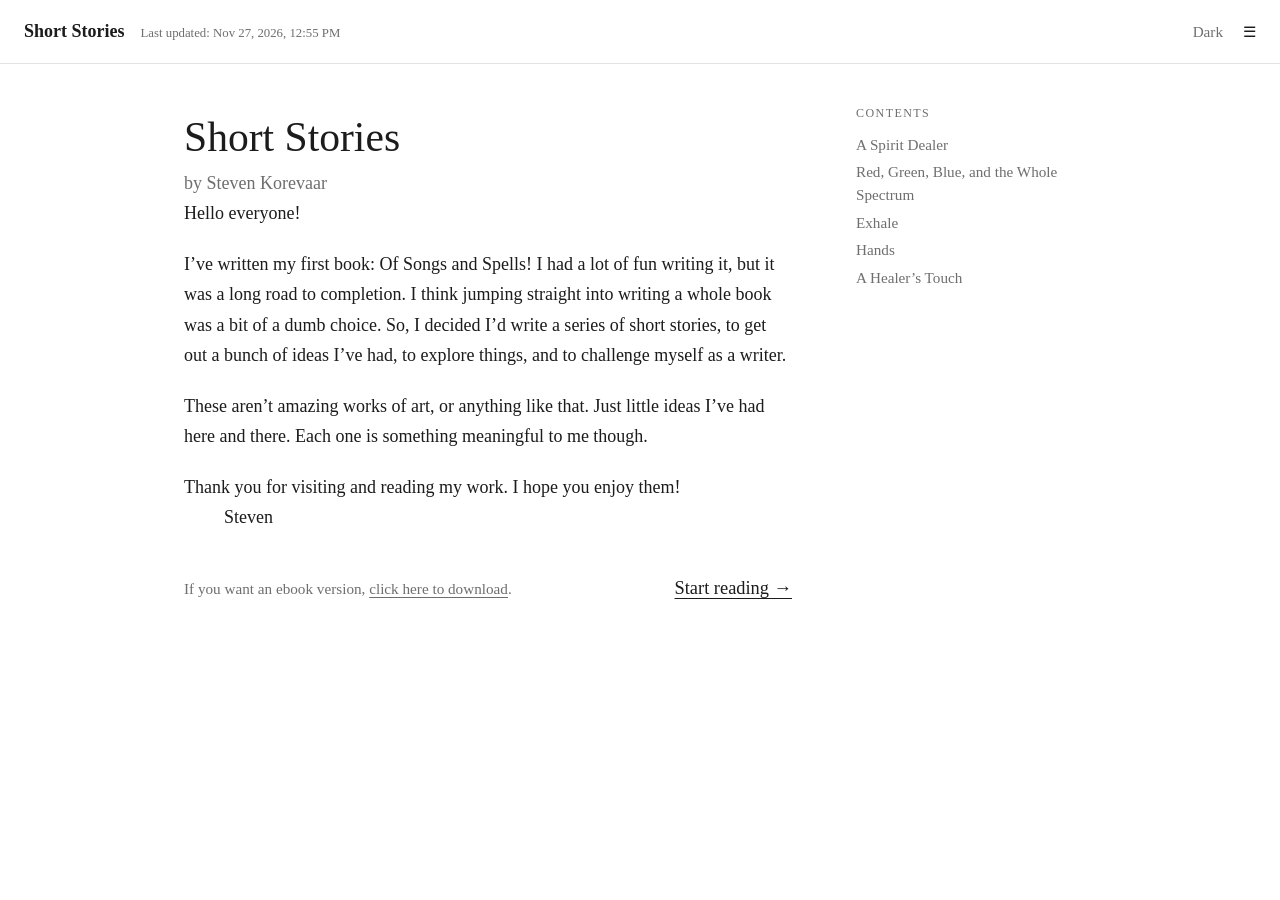
<file: index.html>
<!DOCTYPE html>
<html lang="en">
<head>
<meta charset="utf-8">
<meta name="viewport" content="width=device-width, initial-scale=1">
<title>Short Stories</title>
<link rel="stylesheet" href="style.css">
<script>try {
  var t = localStorage.getItem('oss-theme');
  if (t) document.documentElement.setAttribute('data-theme', t);
  if (localStorage.getItem('oss-toc') === 'hidden') document.documentElement.classList.add('toc-collapsed');
} catch (e) {}</script>
</head>
<body>
<header class="site-header">
  <div class="site-brand">
    <a class="site-title" href="index.html">Short Stories</a>
    <time class="last-updated" id="last-updated"></time>
  </div>
  <div class="header-links">
    <button type="button" class="link-button" id="theme-toggle">Dark</button>
    <button type="button" class="link-button toc-toggle" id="toc-toggle" aria-expanded="false" aria-controls="toc" aria-label="Contents">&#9776;</button>
  </div>
</header>
<div class="layout">
  <main class="content">
    <article class="home">
      <h1>Short Stories</h1>
      <p class="byline">by Steven Korevaar</p>
      
      <div class="blurb"><p>Hello everyone!</p>
<p>I’ve written my first book: Of Songs and Spells! I had a lot of fun writing it, but it was a long road to completion. I think jumping straight into writing a whole book was a bit of a dumb choice. So, I decided I’d write a series of short stories, to get out a bunch of ideas I’ve had, to explore things, and to challenge myself as a writer.</p>
<p>These aren’t amazing works of art, or anything like that. Just little ideas I’ve had here and there. Each one is something meaningful to me though.</p>
<dl>
<dt>Thank you for visiting and reading my work. I hope you enjoy them!</dt>
<dd>
<p>Steven</p>
</dd>
</dl>
</div>
      <div class="home-actions">
        <p class="download">If you want an ebook version, <a href="short-stories.epub" download="Short Stories.epub">click here to download</a>.</p>
        <p class="start"><a href="a-spirit-dealer.html">Start reading &rarr;</a></p>
      </div>
    </article>
  </main>
  <nav class="toc" id="toc" aria-label="Contents">
    <p class="toc-heading">Contents</p>
    <ol><li><a href="a-spirit-dealer.html">A Spirit Dealer</a></li><li><a href="red-green-blue-and-the-whole-spectrum.html">Red, Green, Blue, and the Whole Spectrum</a></li><li><a href="exhale.html">Exhale</a></li><li><a href="hands.html">Hands</a></li><li><a href="a-healers-touch.html">A Healer’s Touch</a></li></ol>
  </nav>
</div>
<script src="last-updated.js"></script>
<script src="script.js"></script>
</body>
</html>
</file>
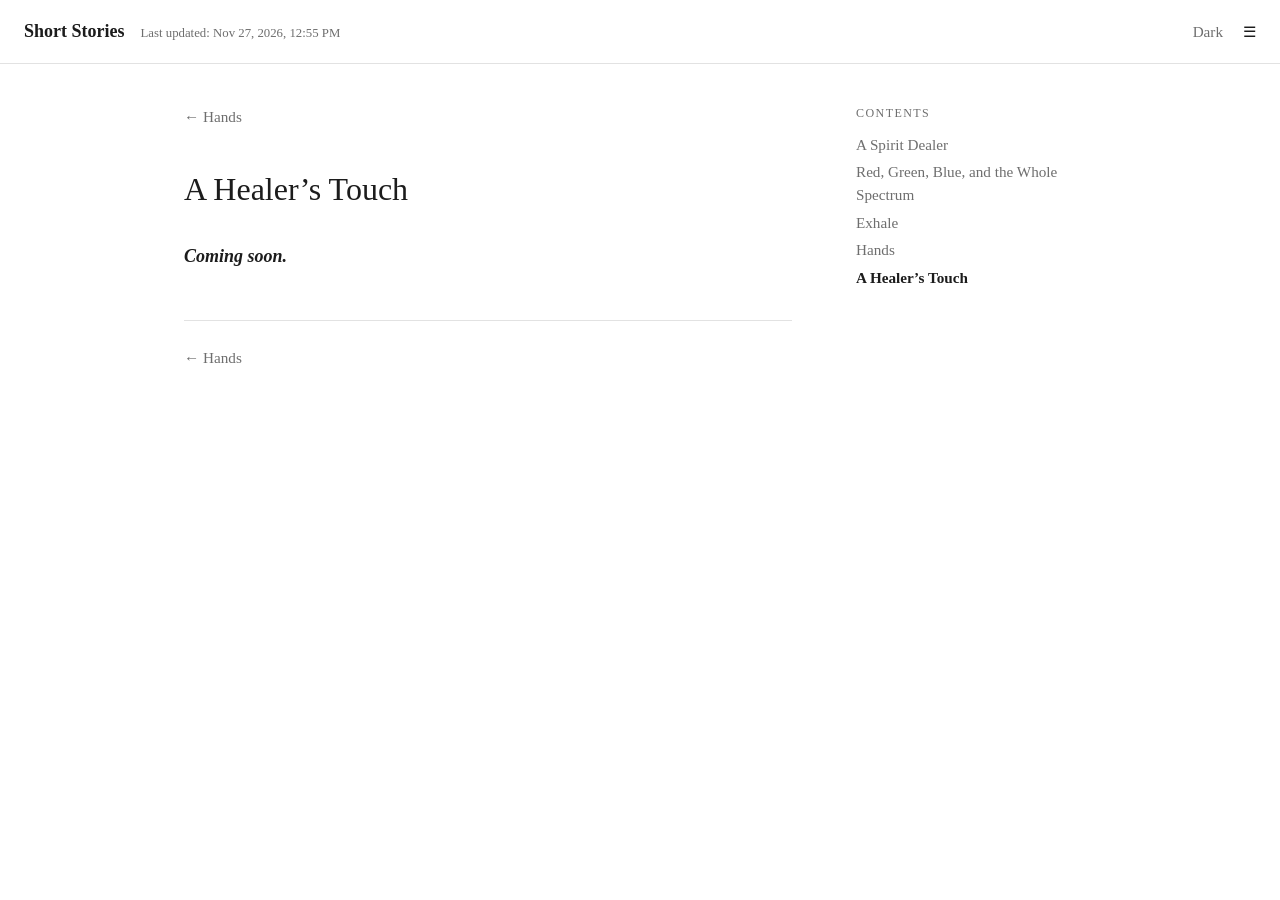
<file: a-healers-touch.html>
<!DOCTYPE html>
<html lang="en">
<head>
<meta charset="utf-8">
<meta name="viewport" content="width=device-width, initial-scale=1">
<title>A Healer’s Touch — Short Stories</title>
<link rel="stylesheet" href="style.css">
<script>try {
  var t = localStorage.getItem('oss-theme');
  if (t) document.documentElement.setAttribute('data-theme', t);
  if (localStorage.getItem('oss-toc') === 'hidden') document.documentElement.classList.add('toc-collapsed');
} catch (e) {}</script>
</head>
<body>
<header class="site-header">
  <div class="site-brand">
    <a class="site-title" href="index.html">Short Stories</a>
    <time class="last-updated" id="last-updated"></time>
  </div>
  <div class="header-links">
    <button type="button" class="link-button" id="theme-toggle">Dark</button>
    <button type="button" class="link-button toc-toggle" id="toc-toggle" aria-expanded="false" aria-controls="toc" aria-label="Contents">&#9776;</button>
  </div>
</header>
<div class="layout">
  <main class="content">
    <nav class="story-nav top" aria-label="Story navigation"><a class="prev" href="hands.html" rel="prev">&larr; Hands</a></nav>
    <article class="story">
      <h1>A Healer’s Touch</h1>
      
      <p><strong><em>Coming soon.</em></strong></p>
    </article>
    <nav class="story-nav bottom" aria-label="Story navigation"><a class="prev" href="hands.html" rel="prev">&larr; Hands</a></nav>
    
  </main>
  <nav class="toc" id="toc" aria-label="Contents">
    <p class="toc-heading">Contents</p>
    <ol><li><a href="a-spirit-dealer.html">A Spirit Dealer</a></li><li><a href="red-green-blue-and-the-whole-spectrum.html">Red, Green, Blue, and the Whole Spectrum</a></li><li><a href="exhale.html">Exhale</a></li><li><a href="hands.html">Hands</a></li><li><a href="a-healers-touch.html" aria-current="page">A Healer’s Touch</a></li></ol>
  </nav>
</div>
<script src="last-updated.js"></script>
<script src="script.js"></script>
</body>
</html>
</file>
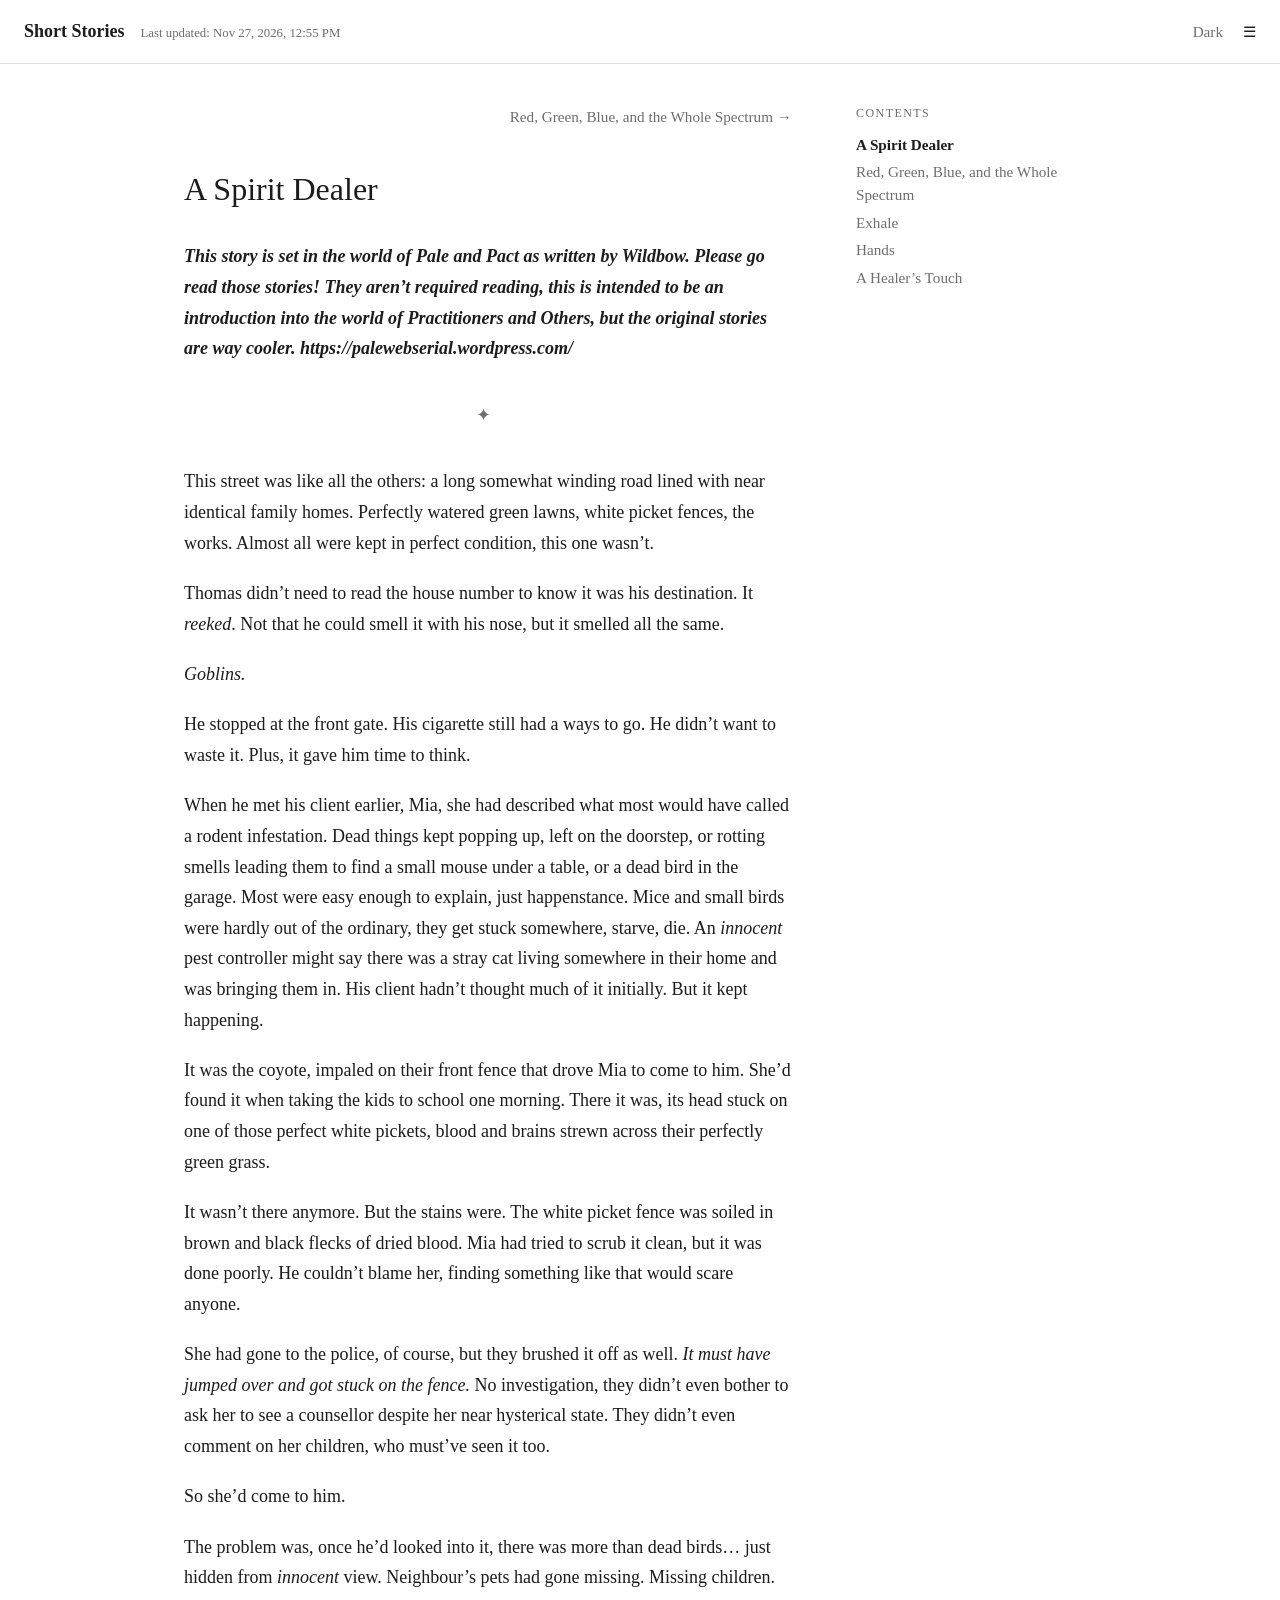
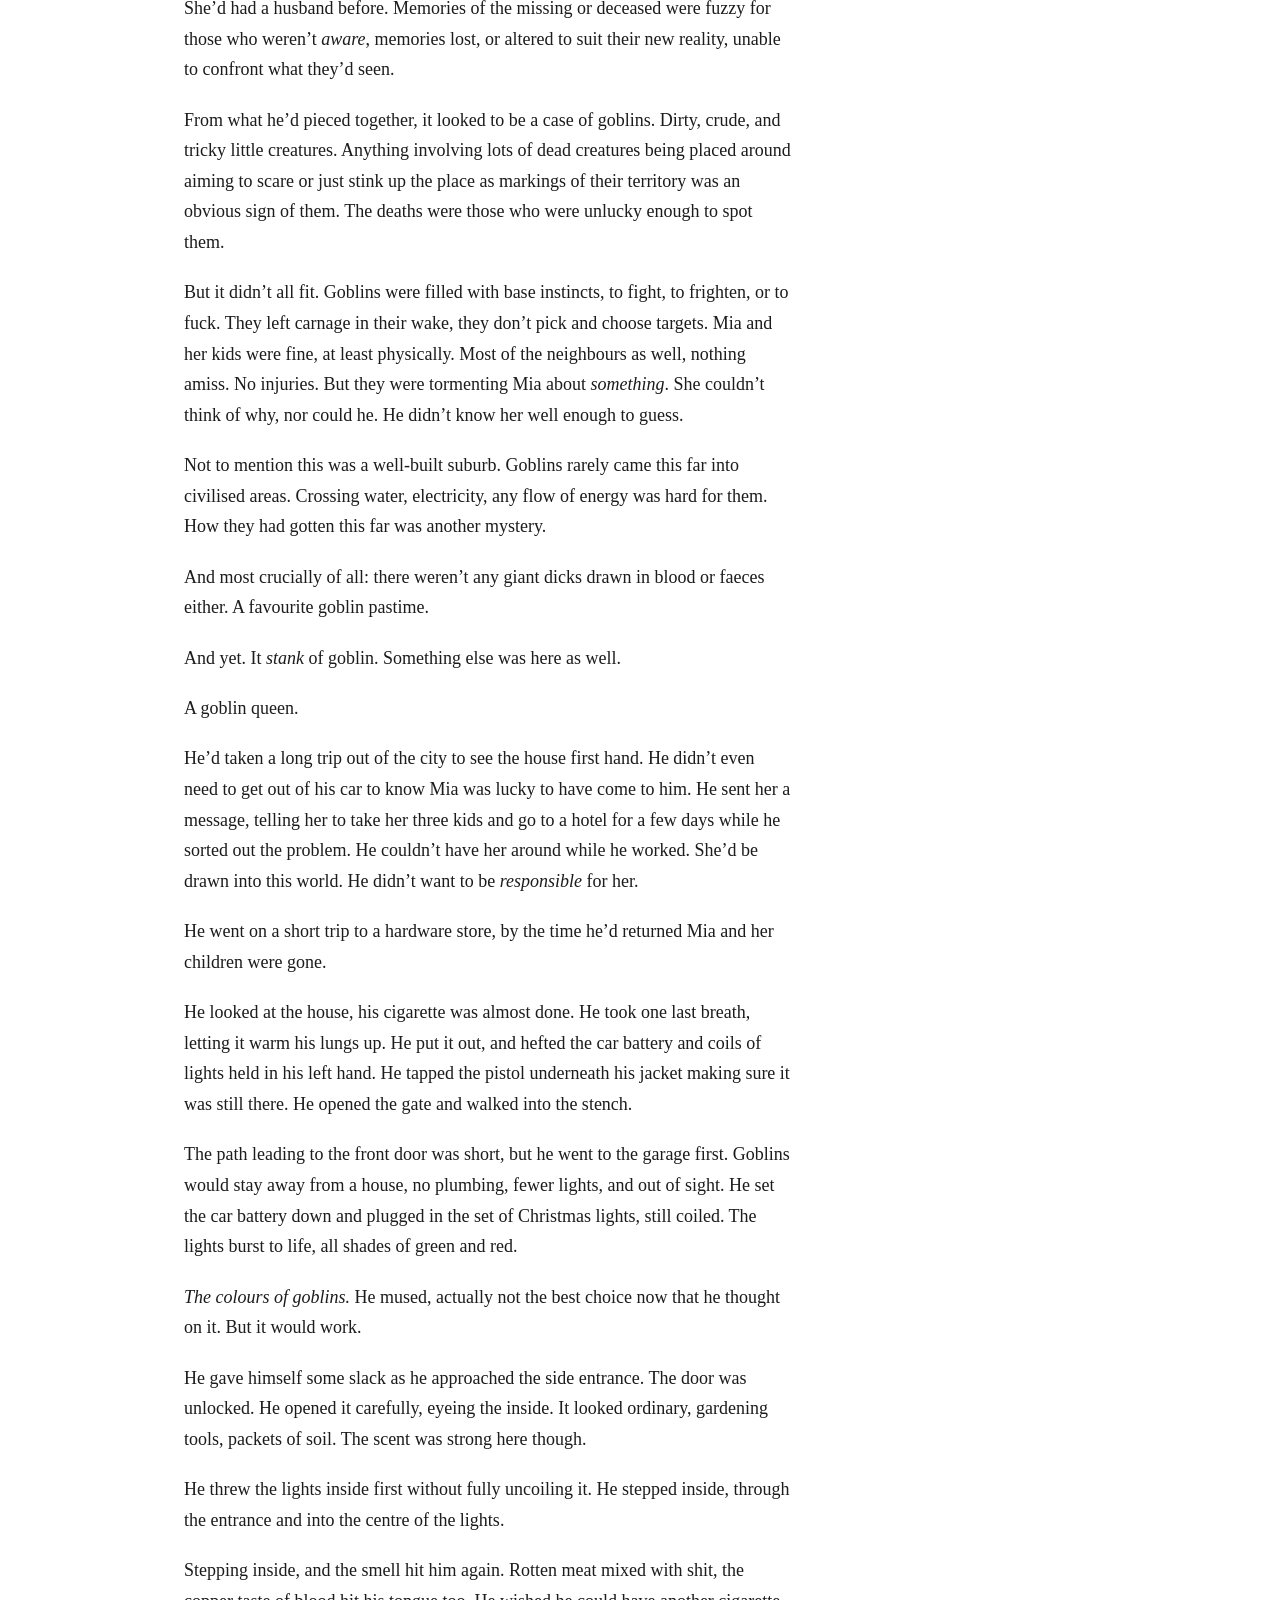
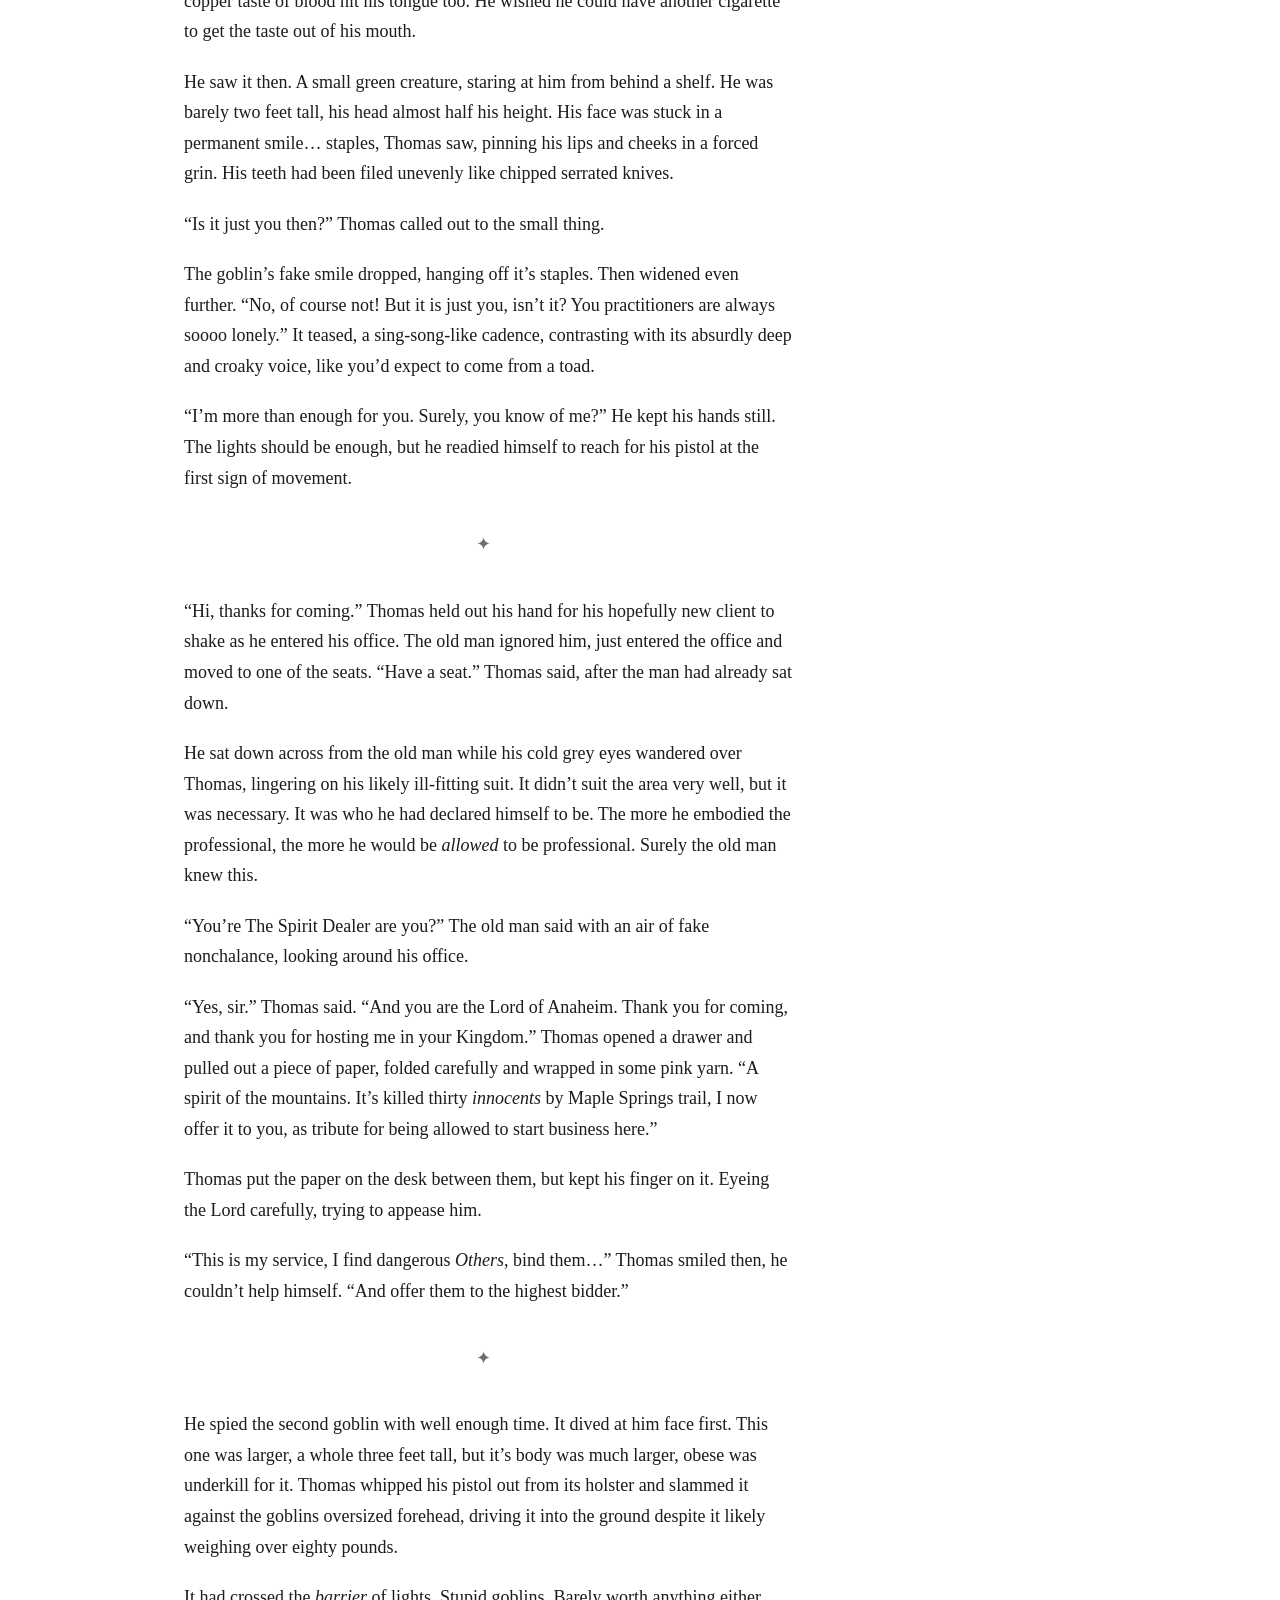
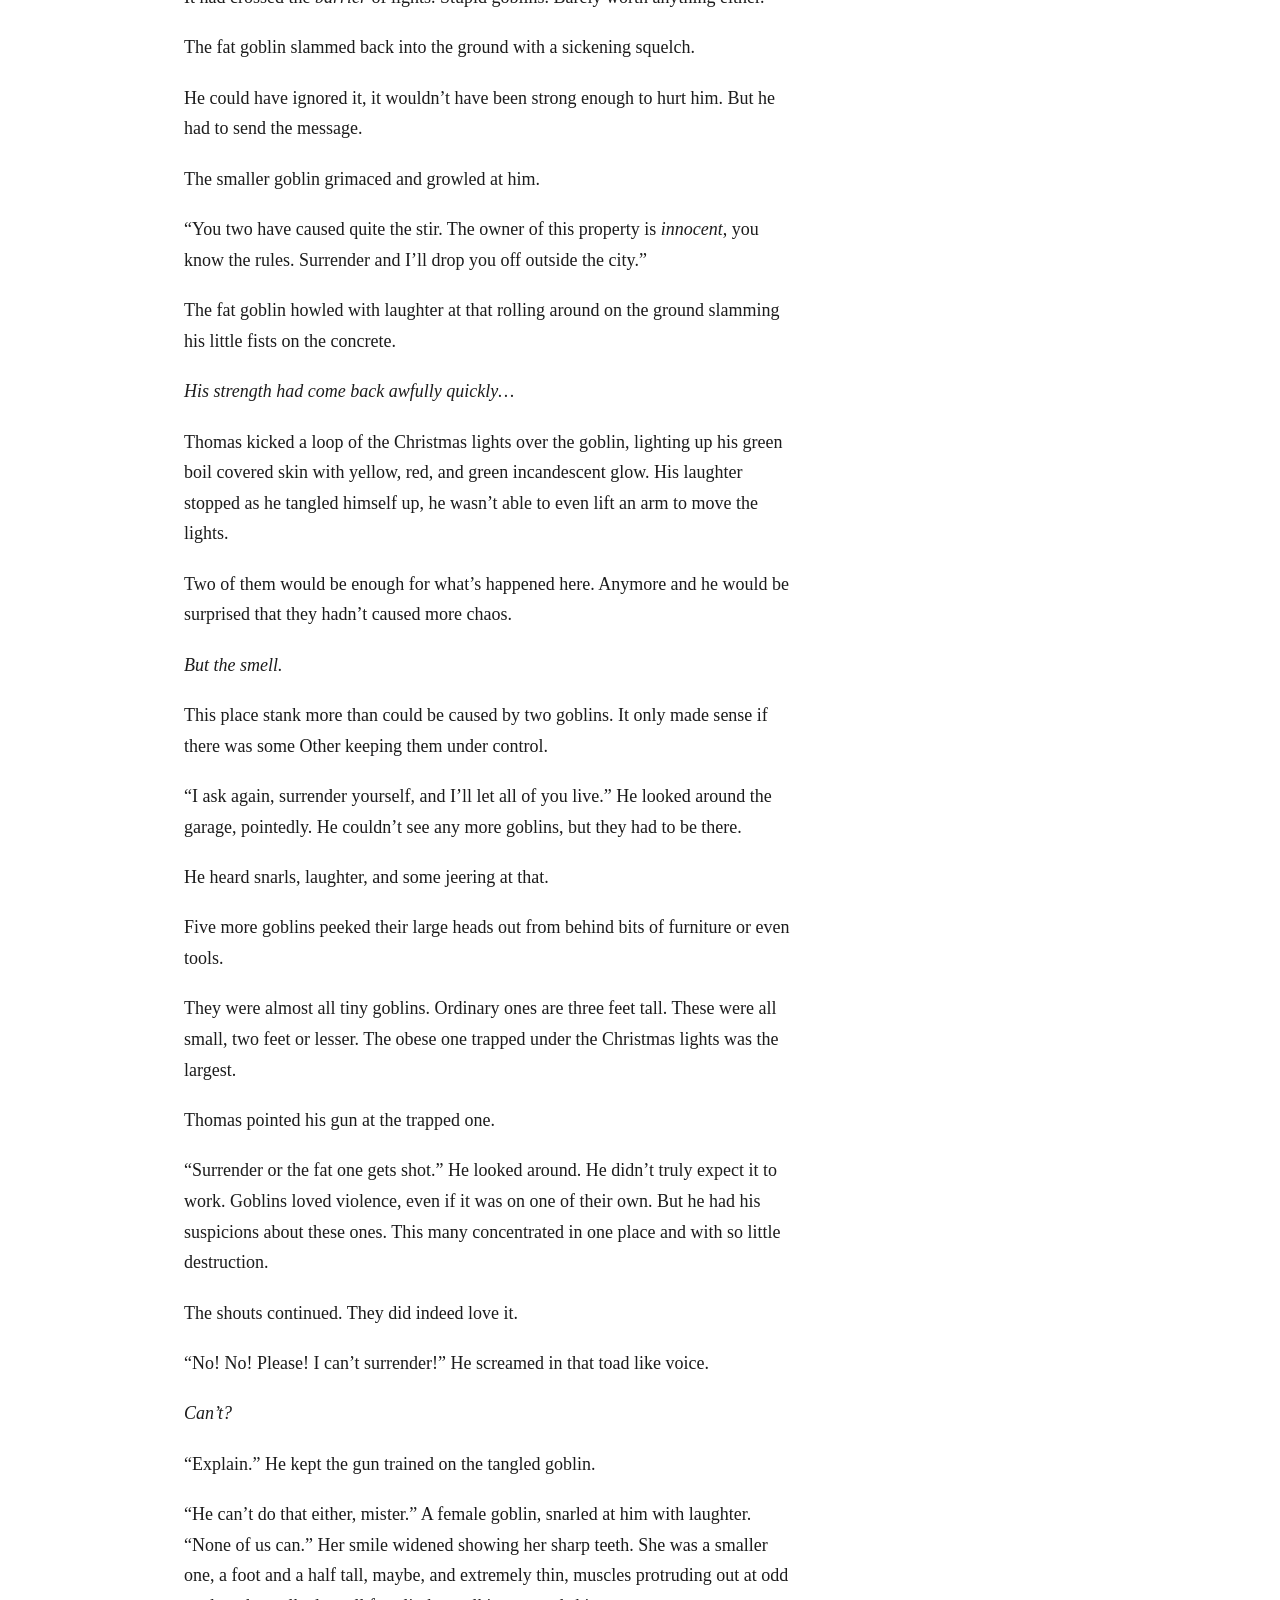
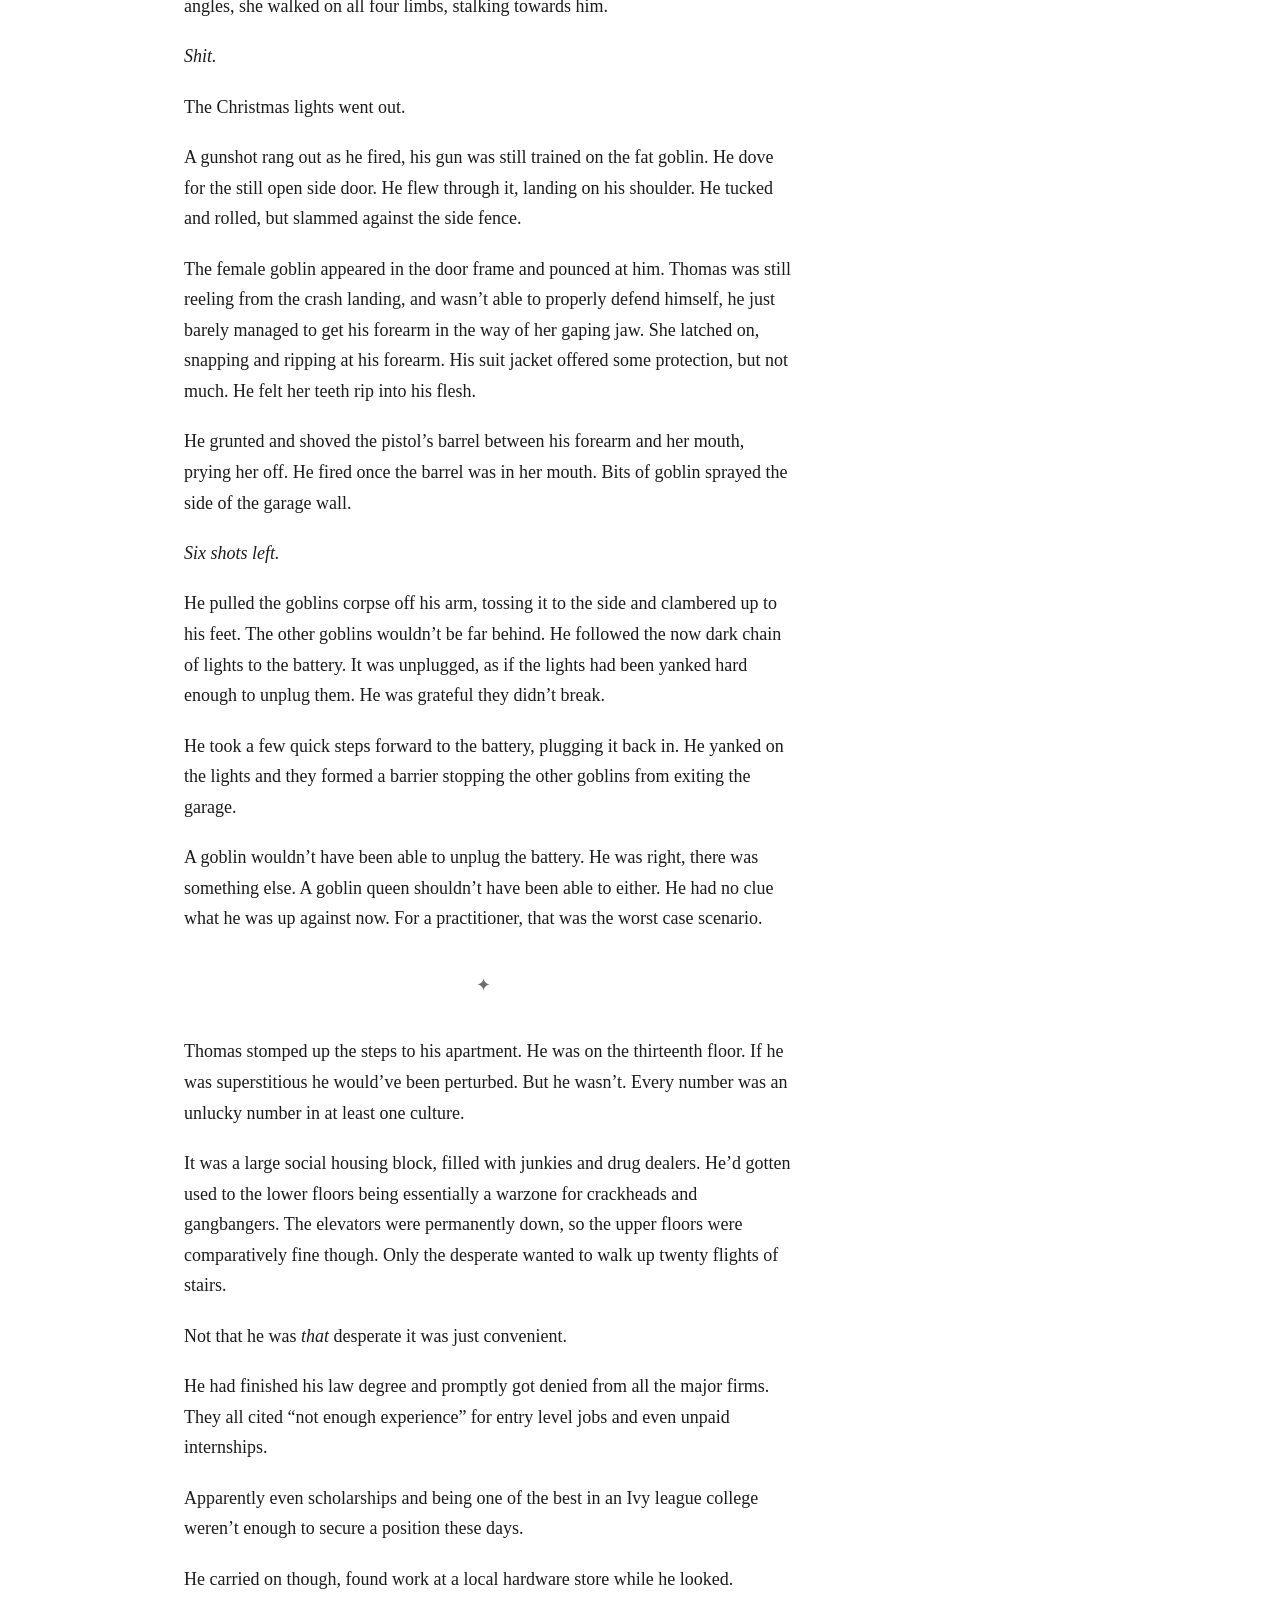
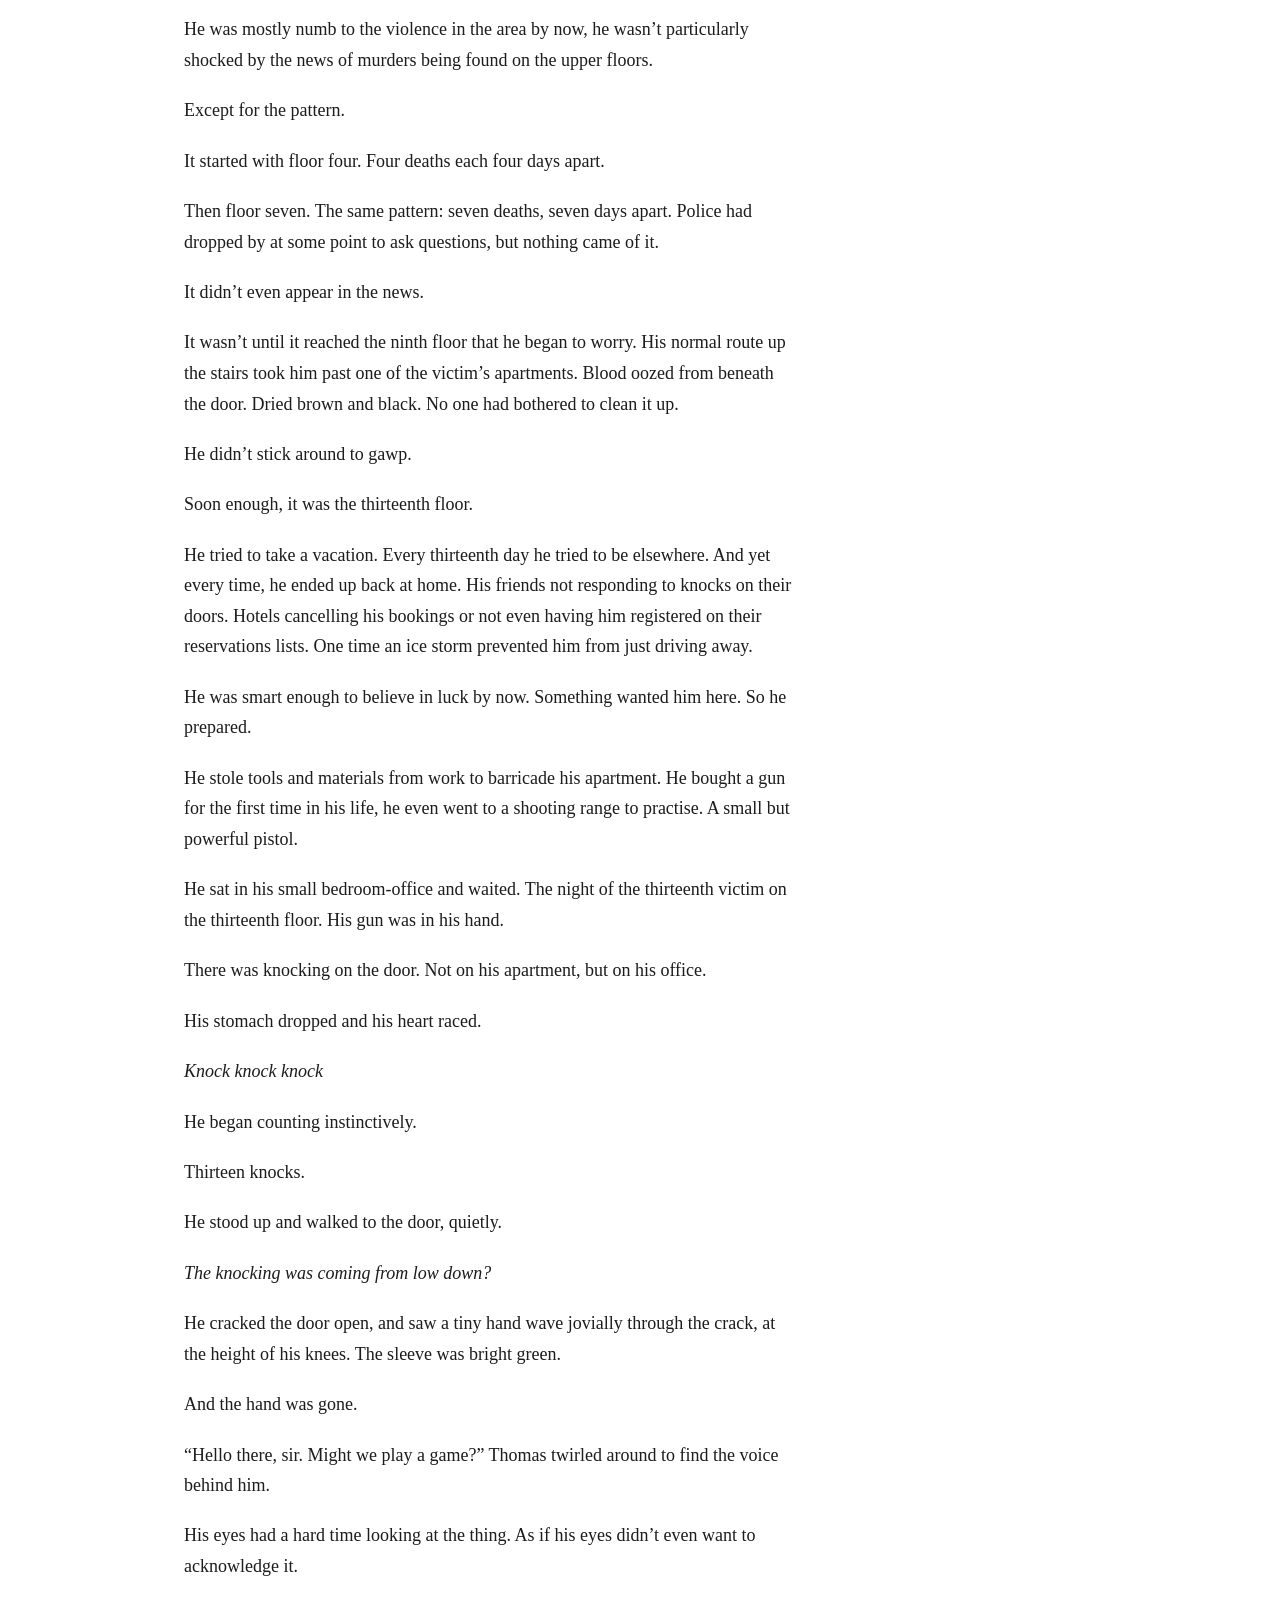
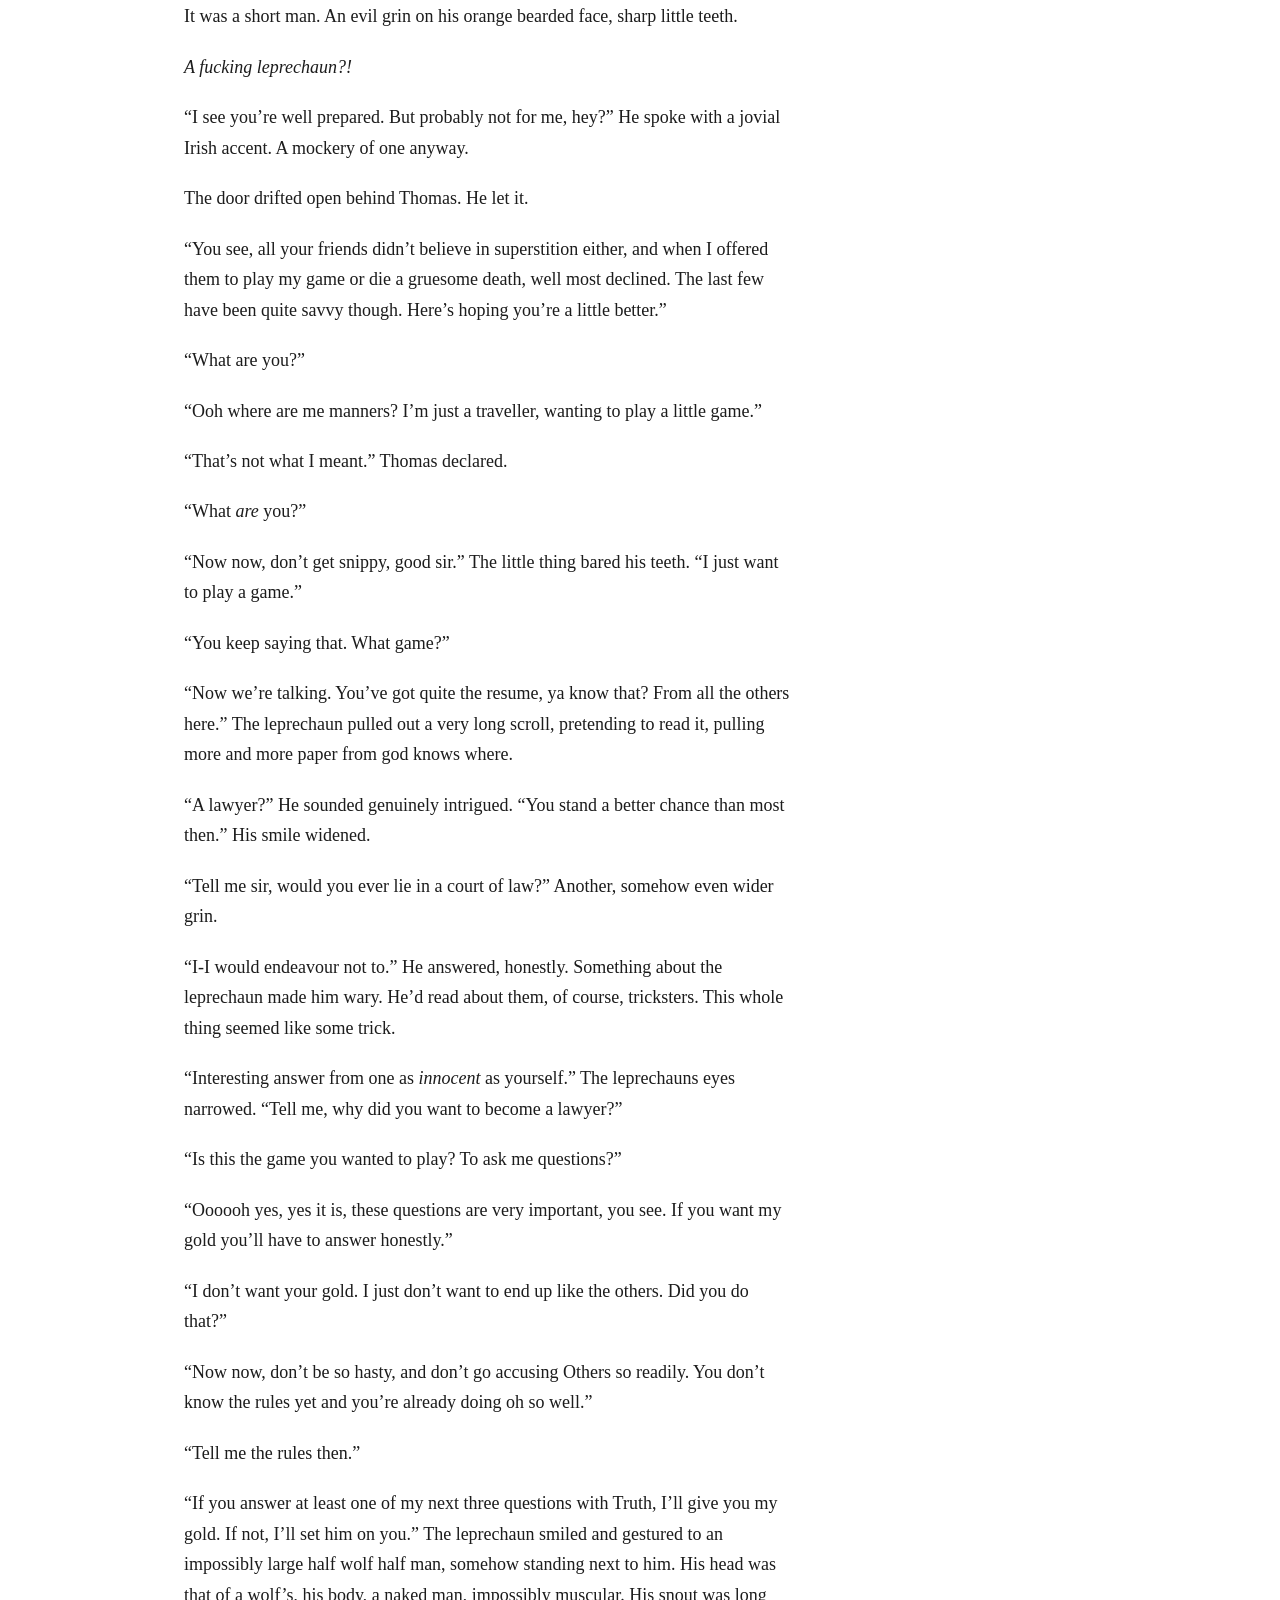
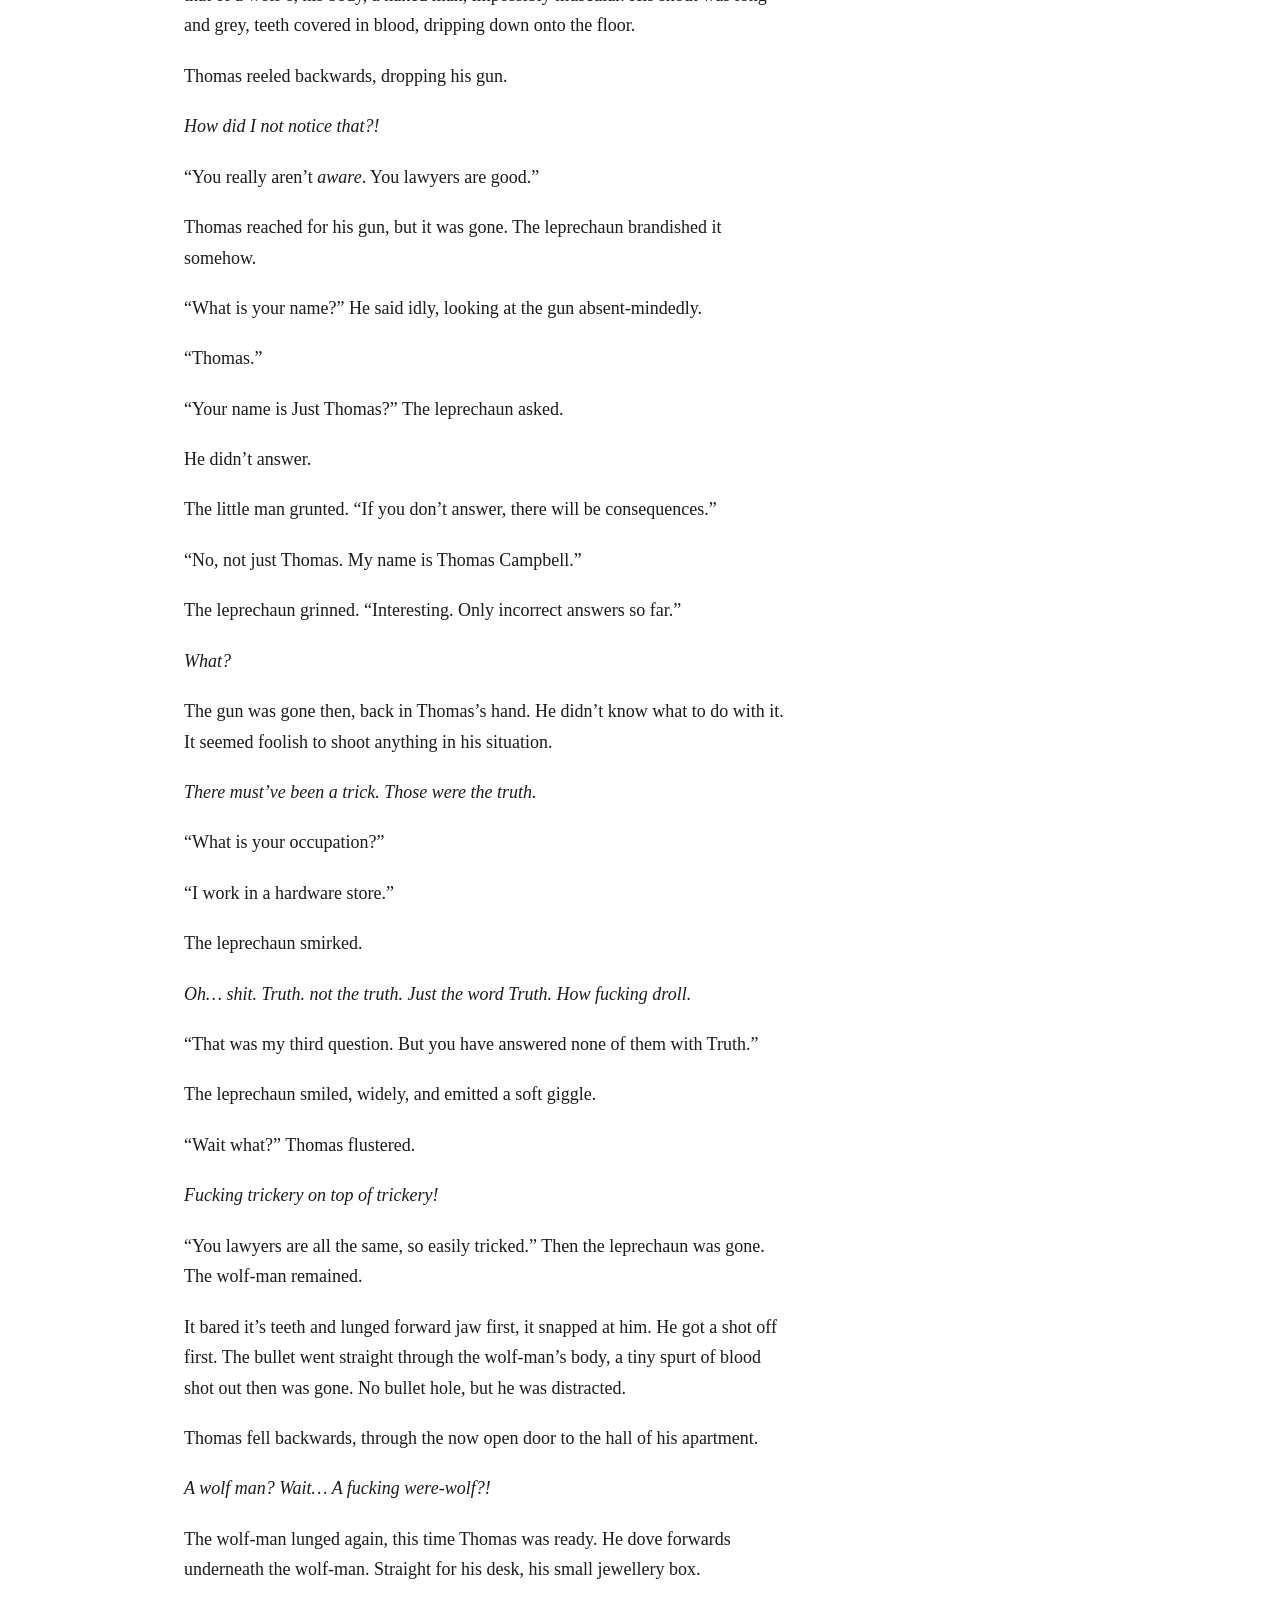
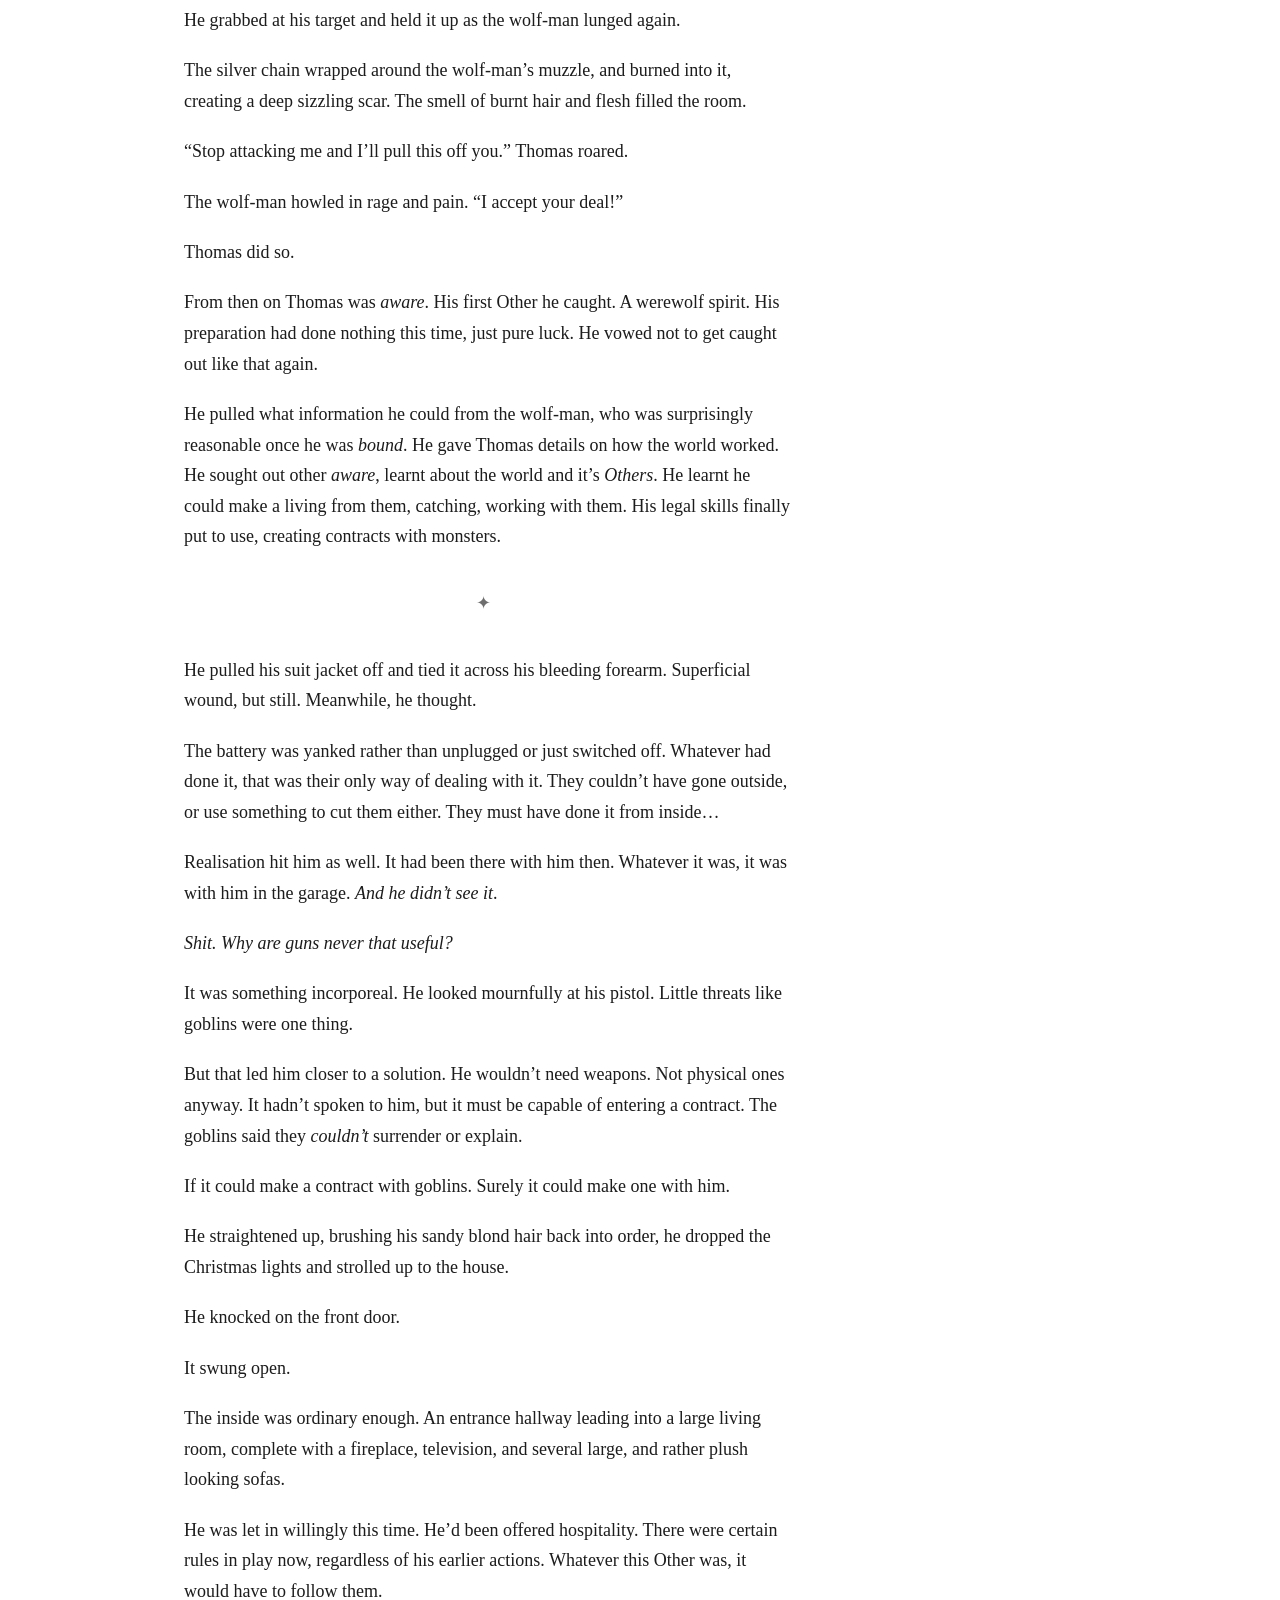
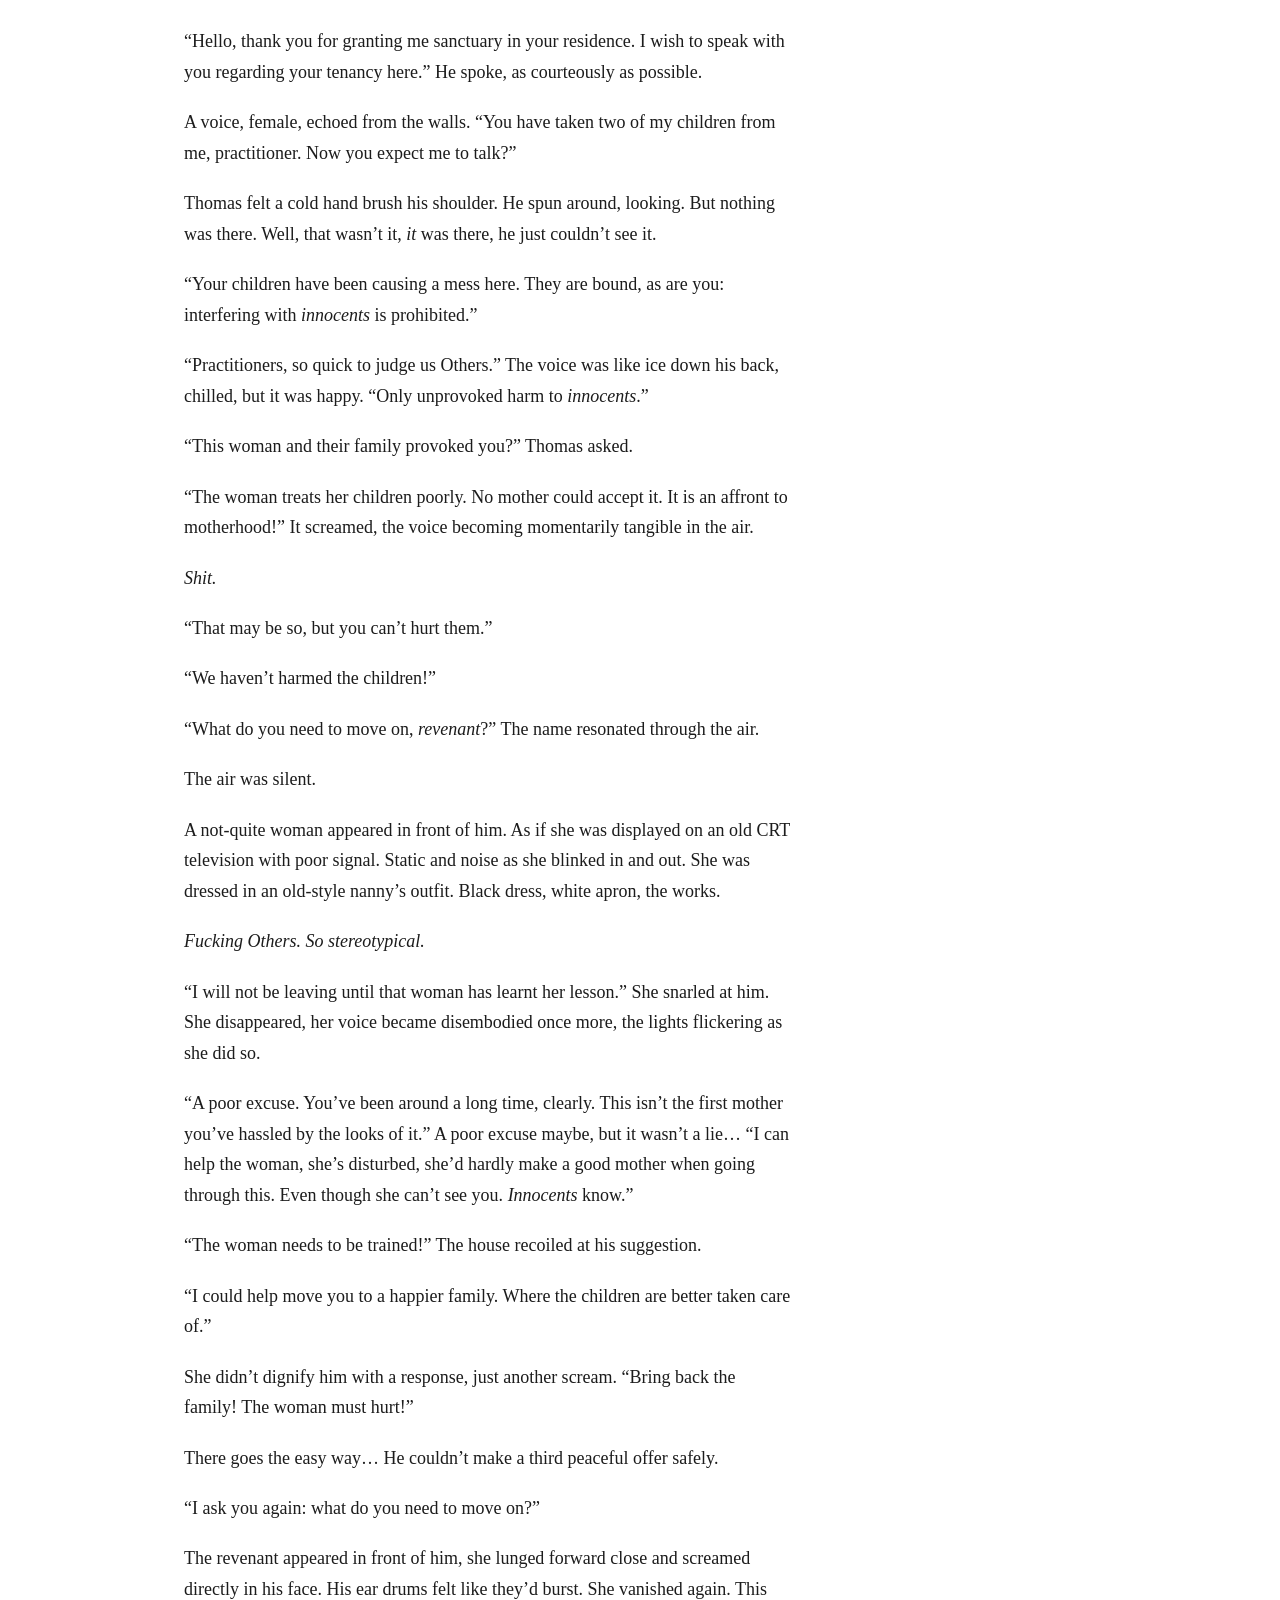
<file: a-spirit-dealer.html>
<!DOCTYPE html>
<html lang="en">
<head>
<meta charset="utf-8">
<meta name="viewport" content="width=device-width, initial-scale=1">
<title>A Spirit Dealer — Short Stories</title>
<link rel="stylesheet" href="style.css">
<script>try {
  var t = localStorage.getItem('oss-theme');
  if (t) document.documentElement.setAttribute('data-theme', t);
  if (localStorage.getItem('oss-toc') === 'hidden') document.documentElement.classList.add('toc-collapsed');
} catch (e) {}</script>
</head>
<body>
<header class="site-header">
  <div class="site-brand">
    <a class="site-title" href="index.html">Short Stories</a>
    <time class="last-updated" id="last-updated"></time>
  </div>
  <div class="header-links">
    <button type="button" class="link-button" id="theme-toggle">Dark</button>
    <button type="button" class="link-button toc-toggle" id="toc-toggle" aria-expanded="false" aria-controls="toc" aria-label="Contents">&#9776;</button>
  </div>
</header>
<div class="layout">
  <main class="content">
    <nav class="story-nav top" aria-label="Story navigation"><a class="next" href="red-green-blue-and-the-whole-spectrum.html" rel="next">Red, Green, Blue, and the Whole Spectrum &rarr;</a></nav>
    <article class="story">
      <h1>A Spirit Dealer</h1>
      
      <p><strong><em>This story is set in the world of Pale and Pact as written by Wildbow. Please go read those stories! They aren’t required reading, this is intended to be an introduction into the world of Practitioners and Others, but the original stories are way cooler. https://palewebserial.wordpress.com/</em></strong></p>
<p class="scene-break">
✦
</p>
<p>This street was like all the others: a long somewhat winding road lined with near identical family homes. Perfectly watered green lawns, white picket fences, the works. Almost all were kept in perfect condition, this one wasn’t.</p>
<p>Thomas didn’t need to read the house number to know it was his destination. It <em>reeked</em>. Not that he could smell it with his nose, but it smelled all the same.</p>
<p><em>Goblins.</em></p>
<p>He stopped at the front gate. His cigarette still had a ways to go. He didn’t want to waste it. Plus, it gave him time to think.</p>
<p>When he met his client earlier, Mia, she had described what most would have called a rodent infestation. Dead things kept popping up, left on the doorstep, or rotting smells leading them to find a small mouse under a table, or a dead bird in the garage. Most were easy enough to explain, just happenstance. Mice and small birds were hardly out of the ordinary, they get stuck somewhere, starve, die. An <em>innocent</em> pest controller might say there was a stray cat living somewhere in their home and was bringing them in. His client hadn’t thought much of it initially. But it kept happening.</p>
<p>It was the coyote, impaled on their front fence that drove Mia to come to him. She’d found it when taking the kids to school one morning. There it was, its head stuck on one of those perfect white pickets, blood and brains strewn across their perfectly green grass.</p>
<p>It wasn’t there anymore. But the stains were. The white picket fence was soiled in brown and black flecks of dried blood. Mia had tried to scrub it clean, but it was done poorly. He couldn’t blame her, finding something like that would scare anyone.</p>
<p>She had gone to the police, of course, but they brushed it off as well. <em>It must have jumped over and got stuck on the fence.</em> No investigation, they didn’t even bother to ask her to see a counsellor despite her near hysterical state. They didn’t even comment on her children, who must’ve seen it too.</p>
<p>So she’d come to him.</p>
<p>The problem was, once he’d looked into it, there was more than dead birds… just hidden from <em>innocent</em> view. Neighbour’s pets had gone missing. Missing children. She’d had a husband before. Memories of the missing or deceased were fuzzy for those who weren’t <em>aware</em>, memories lost, or altered to suit their new reality, unable to confront what they’d seen.</p>
<p>From what he’d pieced together, it looked to be a case of goblins. Dirty, crude, and tricky little creatures. Anything involving lots of dead creatures being placed around aiming to scare or just stink up the place as markings of their territory was an obvious sign of them. The deaths were those who were unlucky enough to spot them.</p>
<p>But it didn’t all fit. Goblins were filled with base instincts, to fight, to frighten, or to fuck. They left carnage in their wake, they don’t pick and choose targets. Mia and her kids were fine, at least physically. Most of the neighbours as well, nothing amiss. No injuries. But they were tormenting Mia about <em>something</em>. She couldn’t think of why, nor could he. He didn’t know her well enough to guess.</p>
<p>Not to mention this was a well-built suburb. Goblins rarely came this far into civilised areas. Crossing water, electricity, any flow of energy was hard for them. How they had gotten this far was another mystery.</p>
<p>And most crucially of all: there weren’t any giant dicks drawn in blood or faeces either. A favourite goblin pastime.</p>
<p>And yet. It <em>stank</em> of goblin. Something else was here as well.</p>
<p>A goblin queen.</p>
<p>He’d taken a long trip out of the city to see the house first hand. He didn’t even need to get out of his car to know Mia was lucky to have come to him. He sent her a message, telling her to take her three kids and go to a hotel for a few days while he sorted out the problem. He couldn’t have her around while he worked. She’d be drawn into this world. He didn’t want to be <em>responsible</em> for her.</p>
<p>He went on a short trip to a hardware store, by the time he’d returned Mia and her children were gone.</p>
<p>He looked at the house, his cigarette was almost done. He took one last breath, letting it warm his lungs up. He put it out, and hefted the car battery and coils of lights held in his left hand. He tapped the pistol underneath his jacket making sure it was still there. He opened the gate and walked into the stench.</p>
<p>The path leading to the front door was short, but he went to the garage first. Goblins would stay away from a house, no plumbing, fewer lights, and out of sight. He set the car battery down and plugged in the set of Christmas lights, still coiled. The lights burst to life, all shades of green and red.</p>
<p><em>The colours of goblins.</em> He mused, actually not the best choice now that he thought on it. But it would work.</p>
<p>He gave himself some slack as he approached the side entrance. The door was unlocked. He opened it carefully, eyeing the inside. It looked ordinary, gardening tools, packets of soil. The scent was strong here though.</p>
<p>He threw the lights inside first without fully uncoiling it. He stepped inside, through the entrance and into the centre of the lights.</p>
<p>Stepping inside, and the smell hit him again. Rotten meat mixed with shit, the copper taste of blood hit his tongue too. He wished he could have another cigarette to get the taste out of his mouth.</p>
<p>He saw it then. A small green creature, staring at him from behind a shelf. He was barely two feet tall, his head almost half his height. His face was stuck in a permanent smile… staples, Thomas saw, pinning his lips and cheeks in a forced grin. His teeth had been filed unevenly like chipped serrated knives.</p>
<p>“Is it just you then?” Thomas called out to the small thing.</p>
<p>The goblin’s fake smile dropped, hanging off it’s staples. Then widened even further. “No, of course not! But it is just you, isn’t it? You practitioners are always soooo lonely.” It teased, a sing-song-like cadence, contrasting with its absurdly deep and croaky voice, like you’d expect to come from a toad.</p>
<p>“I’m more than enough for you. Surely, you know of me?” He kept his hands still. The lights should be enough, but he readied himself to reach for his pistol at the first sign of movement.</p>
<p class="scene-break">
✦
</p>
<p>“Hi, thanks for coming.” Thomas held out his hand for his hopefully new client to shake as he entered his office. The old man ignored him, just entered the office and moved to one of the seats. “Have a seat.” Thomas said, after the man had already sat down.</p>
<p>He sat down across from the old man while his cold grey eyes wandered over Thomas, lingering on his likely ill-fitting suit. It didn’t suit the area very well, but it was necessary. It was who he had declared himself to be. The more he embodied the professional, the more he would be <em>allowed</em> to be professional. Surely the old man knew this.</p>
<p>“You’re The Spirit Dealer are you?” The old man said with an air of fake nonchalance, looking around his office.</p>
<p>“Yes, sir.” Thomas said. “And you are the Lord of Anaheim. Thank you for coming, and thank you for hosting me in your Kingdom.” Thomas opened a drawer and pulled out a piece of paper, folded carefully and wrapped in some pink yarn. “A spirit of the mountains. It’s killed thirty <em>innocents</em> by Maple Springs trail, I now offer it to you, as tribute for being allowed to start business here.”</p>
<p>Thomas put the paper on the desk between them, but kept his finger on it. Eyeing the Lord carefully, trying to appease him.</p>
<p>“This is my service, I find dangerous <em>Others</em>, bind them…” Thomas smiled then, he couldn’t help himself. “And offer them to the highest bidder.”</p>
<p class="scene-break">
✦
</p>
<p>He spied the second goblin with well enough time. It dived at him face first. This one was larger, a whole three feet tall, but it’s body was much larger, obese was underkill for it. Thomas whipped his pistol out from its holster and slammed it against the goblins oversized forehead, driving it into the ground despite it likely weighing over eighty pounds.</p>
<p>It had crossed the <em>barrier</em> of lights. Stupid goblins. Barely worth anything either.</p>
<p>The fat goblin slammed back into the ground with a sickening squelch.</p>
<p>He could have ignored it, it wouldn’t have been strong enough to hurt him. But he had to send the message.</p>
<p>The smaller goblin grimaced and growled at him.</p>
<p>“You two have caused quite the stir. The owner of this property is <em>innocent</em>, you know the rules. Surrender and I’ll drop you off outside the city.”</p>
<p>The fat goblin howled with laughter at that rolling around on the ground slamming his little fists on the concrete.</p>
<p><em>His strength had come back awfully quickly…</em></p>
<p>Thomas kicked a loop of the Christmas lights over the goblin, lighting up his green boil covered skin with yellow, red, and green incandescent glow. His laughter stopped as he tangled himself up, he wasn’t able to even lift an arm to move the lights.</p>
<p>Two of them would be enough for what’s happened here. Anymore and he would be surprised that they hadn’t caused more chaos.</p>
<p><em>But the smell.</em></p>
<p>This place stank more than could be caused by two goblins. It only made sense if there was some Other keeping them under control.</p>
<p>“I ask again, surrender yourself, and I’ll let all of you live.” He looked around the garage, pointedly. He couldn’t see any more goblins, but they had to be there.</p>
<p>He heard snarls, laughter, and some jeering at that.</p>
<p>Five more goblins peeked their large heads out from behind bits of furniture or even tools.</p>
<p>They were almost all tiny goblins. Ordinary ones are three feet tall. These were all small, two feet or lesser. The obese one trapped under the Christmas lights was the largest.</p>
<p>Thomas pointed his gun at the trapped one.</p>
<p>“Surrender or the fat one gets shot.” He looked around. He didn’t truly expect it to work. Goblins loved violence, even if it was on one of their own. But he had his suspicions about these ones. This many concentrated in one place and with so little destruction.</p>
<p>The shouts continued. They did indeed love it.</p>
<p>“No! No! Please! I can’t surrender!” He screamed in that toad like voice.</p>
<p><em>Can’t?</em></p>
<p>“Explain.” He kept the gun trained on the tangled goblin.</p>
<p>“He can’t do that either, mister.” A female goblin, snarled at him with laughter. “None of us can.” Her smile widened showing her sharp teeth. She was a smaller one, a foot and a half tall, maybe, and extremely thin, muscles protruding out at odd angles, she walked on all four limbs, stalking towards him.</p>
<p><em>Shit.</em></p>
<p>The Christmas lights went out.</p>
<p>A gunshot rang out as he fired, his gun was still trained on the fat goblin. He dove for the still open side door. He flew through it, landing on his shoulder. He tucked and rolled, but slammed against the side fence.</p>
<p>The female goblin appeared in the door frame and pounced at him. Thomas was still reeling from the crash landing, and wasn’t able to properly defend himself, he just barely managed to get his forearm in the way of her gaping jaw. She latched on, snapping and ripping at his forearm. His suit jacket offered some protection, but not much. He felt her teeth rip into his flesh.</p>
<p>He grunted and shoved the pistol’s barrel between his forearm and her mouth, prying her off. He fired once the barrel was in her mouth. Bits of goblin sprayed the side of the garage wall.</p>
<p><em>Six shots left.</em></p>
<p>He pulled the goblins corpse off his arm, tossing it to the side and clambered up to his feet. The other goblins wouldn’t be far behind. He followed the now dark chain of lights to the battery. It was unplugged, as if the lights had been yanked hard enough to unplug them. He was grateful they didn’t break.</p>
<p>He took a few quick steps forward to the battery, plugging it back in. He yanked on the lights and they formed a barrier stopping the other goblins from exiting the garage.</p>
<p>A goblin wouldn’t have been able to unplug the battery. He was right, there was something else. A goblin queen shouldn’t have been able to either. He had no clue what he was up against now. For a practitioner, that was the worst case scenario.</p>
<p class="scene-break">
✦
</p>
<p>Thomas stomped up the steps to his apartment. He was on the thirteenth floor. If he was superstitious he would’ve been perturbed. But he wasn’t. Every number was an unlucky number in at least one culture.</p>
<p>It was a large social housing block, filled with junkies and drug dealers. He’d gotten used to the lower floors being essentially a warzone for crackheads and gangbangers. The elevators were permanently down, so the upper floors were comparatively fine though. Only the desperate wanted to walk up twenty flights of stairs.</p>
<p>Not that he was <em>that</em> desperate it was just convenient.</p>
<p>He had finished his law degree and promptly got denied from all the major firms. They all cited “not enough experience” for entry level jobs and even unpaid internships.</p>
<p>Apparently even scholarships and being one of the best in an Ivy league college weren’t enough to secure a position these days.</p>
<p>He carried on though, found work at a local hardware store while he looked.</p>
<p>He was mostly numb to the violence in the area by now, he wasn’t particularly shocked by the news of murders being found on the upper floors.</p>
<p>Except for the pattern. </p>
<p>It started with floor four. Four deaths each four days apart. </p>
<p>Then floor seven. The same pattern: seven deaths, seven days apart. Police had dropped by at some point to ask questions, but nothing came of it.</p>
<p>It didn’t even appear in the news.</p>
<p>It wasn’t until it reached the ninth floor that he began to worry. His normal route up the stairs took him past one of the victim’s apartments. Blood oozed from beneath the door. Dried brown and black. No one had bothered to clean it up.</p>
<p>He didn’t stick around to gawp. </p>
<p>Soon enough, it was the thirteenth floor. </p>
<p>He tried to take a vacation. Every thirteenth day he tried to be elsewhere. And yet every time, he ended up back at home. His friends not responding to knocks on their doors. Hotels cancelling his bookings or not even having him registered on their reservations lists. One time an ice storm prevented him from just driving away.</p>
<p>He was smart enough to believe in luck by now. Something wanted him here. So he prepared.</p>
<p>He stole tools and materials from work to barricade his apartment. He bought a gun for the first time in his life, he even went to a shooting range to practise. A small but powerful pistol.</p>
<p>He sat in his small bedroom-office and waited. The night of the thirteenth victim on the thirteenth floor. His gun was in his hand.</p>
<p>There was knocking on the door. Not on his apartment, but on his office.</p>
<p>His stomach dropped and his heart raced.</p>
<p><em>Knock knock knock</em></p>
<p>He began counting instinctively. </p>
<p>Thirteen knocks.</p>
<p>He stood up and walked to the door, quietly.</p>
<p><em>The knocking was coming from low down?</em></p>
<p>He cracked the door open, and saw a tiny hand wave jovially through the crack, at the height of his knees. The sleeve was bright green. </p>
<p>And the hand was gone.</p>
<p>“Hello there, sir. Might we play a game?” Thomas twirled around to find the voice behind him.</p>
<p>His eyes had a hard time looking at the thing. As if his eyes didn’t even want to acknowledge it.</p>
<p>It was a short man. An evil grin on his orange bearded face, sharp little teeth. </p>
<p><em>A fucking leprechaun?!</em></p>
<p>“I see you’re well prepared. But probably not for me, hey?” He spoke with a jovial Irish accent. A mockery of one anyway.</p>
<p>The door drifted open behind Thomas. He let it.</p>
<p>“You see, all your friends didn’t believe in superstition either, and when I offered them to play my game or die a gruesome death, well most declined. The last few have been quite savvy though. Here’s hoping you’re a little better.”</p>
<p>“What are you?”</p>
<p>“Ooh where are me manners? I’m just a traveller, wanting to play a little game.”</p>
<p>“That’s not what I meant.” Thomas declared.</p>
<p>“What <em>are</em> you?” </p>
<p>“Now now, don’t get snippy, good sir.” The little thing bared his teeth. “I just want to play a game.”</p>
<p>“You keep saying that. What game?”</p>
<p>“Now we’re talking. You’ve got quite the resume, ya know that? From all the others here.” The leprechaun pulled out a very long scroll, pretending to read it, pulling more and more paper from god knows where.</p>
<p>“A lawyer?” He sounded genuinely intrigued. “You stand a better chance than most then.” His smile widened.</p>
<p>“Tell me sir, would you ever lie in a court of law?” Another, somehow even wider grin.</p>
<p>“I-I would endeavour not to.” He answered, honestly. Something about the leprechaun made him wary. He’d read about them, of course, tricksters. This whole thing seemed like some trick.</p>
<p>“Interesting answer from one as <em>innocent</em> as yourself.” The leprechauns eyes narrowed. “Tell me, why did you want to become a lawyer?”</p>
<p>“Is this the game you wanted to play? To ask me questions?” </p>
<p>“Oooooh yes, yes it is, these questions are very important, you see. If you want my gold you’ll have to answer honestly.”</p>
<p>“I don’t want your gold. I just don’t want to end up like the others. Did you do that?”</p>
<p>“Now now, don’t be so hasty, and don’t go accusing Others so readily. You don’t know the rules yet and you’re already doing oh so well.”</p>
<p>“Tell me the rules then.” </p>
<p>“If you answer at least one of my next three questions with Truth, I’ll give you my gold. If not, I’ll set him on you.” The leprechaun smiled and gestured to an impossibly large half wolf half man, somehow standing next to him. His head was that of a wolf’s, his body, a naked man, impossibly muscular. His snout was long and grey, teeth covered in blood, dripping down onto the floor.</p>
<p>Thomas reeled backwards, dropping his gun.</p>
<p><em>How did I not notice that?!</em></p>
<p>“You really aren’t <em>aware</em>. You lawyers are good.” </p>
<p>Thomas reached for his gun, but it was gone. The leprechaun brandished it somehow.</p>
<p>“What is your name?” He said idly, looking at the gun absent-mindedly.</p>
<p>“Thomas.” </p>
<p>“Your name is Just Thomas?” The leprechaun asked.</p>
<p>He didn’t answer.</p>
<p>The little man grunted. “If you don’t answer, there will be consequences.”</p>
<p>“No, not just Thomas. My name is Thomas Campbell.”</p>
<p>The leprechaun grinned. “Interesting. Only incorrect answers so far.”</p>
<p><em>What?</em></p>
<p>The gun was gone then, back in Thomas’s hand. He didn’t know what to do with it. It seemed foolish to shoot anything in his situation.</p>
<p><em>There must’ve been a trick. Those were the truth.</em></p>
<p>“What is your occupation?” </p>
<p>“I work in a hardware store.”</p>
<p>The leprechaun smirked.</p>
<p><em>Oh… shit. Truth. not the truth. Just the word Truth. How fucking droll.</em></p>
<p>“That was my third question. But you have answered none of them with Truth.”</p>
<p>The leprechaun smiled, widely, and emitted a soft giggle.</p>
<p>“Wait what?” Thomas flustered.</p>
<p><em>Fucking trickery on top of trickery!</em></p>
<p>“You lawyers are all the same, so easily tricked.” Then the leprechaun was gone. The wolf-man remained.</p>
<p>It bared it’s teeth and lunged forward jaw first, it snapped at him. He got a shot off first. The bullet went straight through the wolf-man’s body, a tiny spurt of blood shot out then was gone. No bullet hole, but he was distracted. </p>
<p>Thomas fell backwards, through the now open door to the hall of his apartment.</p>
<p><em>A wolf man? Wait… A fucking were-wolf?!</em></p>
<p>The wolf-man lunged again, this time Thomas was ready. He dove forwards underneath the wolf-man. Straight for his desk, his small jewellery box.</p>
<p>He grabbed at his target and held it up as the wolf-man lunged again.</p>
<p>The silver chain wrapped around the wolf-man’s muzzle, and burned into it, creating a deep sizzling scar. The smell of burnt hair and flesh filled the room.</p>
<p>“Stop attacking me and I’ll pull this off you.” Thomas roared.</p>
<p>The wolf-man howled in rage and pain. “I accept your deal!” </p>
<p>Thomas did so.</p>
<p>From then on Thomas was <em>aware</em>. His first Other he caught. A werewolf spirit. His preparation had done nothing this time, just pure luck. He vowed not to get caught out like that again.</p>
<p>He pulled what information he could from the wolf-man, who was surprisingly reasonable once he was <em>bound</em>. He gave Thomas details on how the world worked. He sought out other <em>aware</em>, learnt about the world and it’s <em>Others</em>. He learnt he could make a living from them, catching, working with them. His legal skills finally put to use, creating contracts with monsters.</p>
<p class="scene-break">
✦
</p>
<p>He pulled his suit jacket off and tied it across his bleeding forearm. Superficial wound, but still. Meanwhile, he thought.</p>
<p>The battery was yanked rather than unplugged or just switched off. Whatever had done it, that was their only way of dealing with it. They couldn’t have gone outside, or use something to cut them either. They must have done it from inside…</p>
<p>Realisation hit him as well. It had been there with him then. Whatever it was, it was with him in the garage. <em>And he didn’t see it</em>.</p>
<p><em>Shit.</em> <em>Why are guns never that useful?</em></p>
<p>It was something incorporeal. He looked mournfully at his pistol. Little threats like goblins were one thing.</p>
<p>But that led him closer to a solution. He wouldn’t need weapons. Not physical ones anyway. It hadn’t spoken to him, but it must be capable of entering a contract. The goblins said they <em>couldn’t</em> surrender or explain.</p>
<p>If it could make a contract with goblins. Surely it could make one with him.</p>
<p>He straightened up, brushing his sandy blond hair back into order, he dropped the Christmas lights and strolled up to the house.</p>
<p>He knocked on the front door.</p>
<p>It swung open.</p>
<p>The inside was ordinary enough. An entrance hallway leading into a large living room, complete with a fireplace, television, and several large, and rather plush looking sofas.</p>
<p>He was let in willingly this time. He’d been offered hospitality. There were certain rules in play now, regardless of his earlier actions. Whatever this Other was, it would have to follow them.</p>
<p>“Hello, thank you for granting me sanctuary in your residence. I wish to speak with you regarding your tenancy here.” He spoke, as courteously as possible.</p>
<p>A voice, female, echoed from the walls. “You have taken two of my children from me, practitioner. Now you expect me to talk?”</p>
<p>Thomas felt a cold hand brush his shoulder. He spun around, looking. But nothing was there. Well, that wasn’t it, <em>it</em> was there, he just couldn’t see it.</p>
<p>“Your children have been causing a mess here. They are bound, as are you: interfering with <em>innocents</em> is prohibited.”</p>
<p>“Practitioners, so quick to judge us Others.” The voice was like ice down his back, chilled, but it was happy. “Only unprovoked harm to <em>innocents</em>.”</p>
<p>“This woman and their family provoked you?” Thomas asked.</p>
<p>“The woman treats her children poorly. No mother could accept it. It is an affront to motherhood!” It screamed, the voice becoming momentarily tangible in the air.</p>
<p><em>Shit.</em></p>
<p>“That may be so, but you can’t hurt them.”</p>
<p>“We haven’t harmed the children!”</p>
<p>“What do you need to move on, <em>revenant</em>?” The name resonated through the air.</p>
<p>The air was silent.</p>
<p>A not-quite woman appeared in front of him. As if she was displayed on an old CRT television with poor signal. Static and noise as she blinked in and out. She was dressed in an old-style nanny’s outfit. Black dress, white apron, the works.</p>
<p><em>Fucking Others. So stereotypical.</em></p>
<p>“I will not be leaving until that woman has learnt her lesson.” She snarled at him. She disappeared, her voice became disembodied once more, the lights flickering as she did so.</p>
<p>“A poor excuse. You’ve been around a long time, clearly. This isn’t the first mother you’ve hassled by the looks of it.” A poor excuse maybe, but it wasn’t a lie… “I can help the woman, she’s disturbed, she’d hardly make a good mother when going through this. Even though she can’t see you. <em>Innocents</em> know.”</p>
<p>“The woman needs to be trained!” The house recoiled at his suggestion.</p>
<p>“I could help move you to a happier family. Where the children are better taken care of.”</p>
<p>She didn’t dignify him with a response, just another scream. “Bring back the family! The woman must hurt!”</p>
<p>There goes the easy way… He couldn’t make a third peaceful offer safely.</p>
<p>“I ask you again: what do you need to move on?”</p>
<p>The revenant appeared in front of him, she lunged forward close and screamed directly in his face. His ear drums felt like they’d burst. She vanished again. This time, the lights went out.</p>
<p>He heard scampering around the room.</p>
<p><em>The goblins were back.</em></p>
<p>Thomas pulled out his gun, and he <em>looked</em>. The ordinarily thin lines connecting contracted beings were faded. Concentrated around the goblins but dissipating into thin air.</p>
<p>But enough to track the goblins. He watched the first hide behind a couch. He shot his pistol. A blood curdling scream came from the air as the goblin’s face was torn to shreds. A puddle of blood and gore appeared from around the corner of the couch.</p>
<p>Another goblin screamed, announcing its jump through the air. Thomas spun on his heel and pulled out his lighter, his <em>implement</em>. Poorly chosen, but still useful.</p>
<p><em>Click.</em></p>
<p>A whip of flame lashed out, striking the goblin in two.</p>
<p>Another scream from the revenant and the room shook violently. Thomas lost his footing, he landed right on a third goblin. That gave him an idea.</p>
<p class="scene-break">
✦
</p>
<p>The trees towered over him. The hike through the woods was long, his cigarette was long gone by now and Thomas was getting antsy.</p>
<p>This should be an open and shut case at least. This Other was a simple one. It hid and only killed you if you looked at it. The problem was that it was bad at hiding or it was showing parts of itself to <em>innocents</em> on purpose as an excuse. Either way, he’d put a stop to it.</p>
<p>He was well off the trail now, far enough that he was lost. Intentionally, of course. </p>
<p>It only showed itself when you were lost.</p>
<p>It started with a feeling. The hairs stood up on the back of Thomas’ neck. The eerie feeling of being watched crawled up his back and burrowed into his heart. It’s pace quickened. Thomas himself was quite calm. He knew how Others worked. A purely physical fear reaction.</p>
<p>If he looked around now he was sure he’d see some subtle movement hiding behind a tree nearby, he’d look at it, then it would dart around, make him paranoid. On and on, so predictable.</p>
<p>It should be simple enough to stop, with a bit of trickery. It just needed to be seen fully, it would only move away if it was in the corner of your eye, so you could never quite catch it. The catch was that it was good enough at hiding that seeing it with your own eyes was almost impossible, and you had to be alone for it to find you.</p>
<p>The solution? Just ask it.</p>
<p>“Would you kindly show yourself?” Thomas asked the forest spirit. He looked around and saw something: a furry arm with long claws, it retreated behind a tree and was gone.</p>
<p>He didn’t chase it, or go searching. <em>That’s one.</em></p>
<p>He felt the urge to light a cigarette, but he resisted. Just taking a deep breath instead. He kept his gaze straight once more. He kept walking, waiting for the feeling of being stalked to return.</p>
<p>Soon enough, it was there, his hair standing on end.</p>
<p>He sighed again, stopping and commanded. “Please show yourself.” He turned around and saw its leg, sickeningly thin with matted brown fur. It pulled it away and out of sight slower this time. </p>
<p><em>That makes two.</em></p>
<p>He kept walking, his hand reached into his pocket and felt the small ball, still slightly wet and squishy. He was grateful he wasn’t squeamish.</p>
<p>When his heart began beating faster, knowing he was being watched, he clutched at the small ball, ready to toss it upwards. He kept walking though, he spotted a big enough tree ahead of him. He walked in front of it and placed a small plastic circular hula-hoop on the ground right by it, the pink and artificial plastic contrasting with the lush greens and browns of nature. Then he kept walking.</p>
<p>“Show yourself.” He asked for the third and final time. It wouldn’t be able to deny him anymore.</p>
<p><em>Third time’s the charm for these Others. Makes the rule or breaks it. Powerful.</em> He’d learnt a lot since the leprechaun.</p>
<p>He waited then he tossed the eyeball up. The still bloody eye spun around and locked onto the Other. The monster hadn’t had a chance to move even partially behind a tree.</p>
<p>Thomas looked through the floating eye. The Other was caught perfectly in the circular hula-hoop next to the tree, locked in place by sight that it couldn’t kill.</p>
<p class="scene-break">
✦
</p>
<p>Thomas landed on his hands, rolling gently onto his side, lessening the fall.</p>
<p>The house had darkened. It wasn’t pitch black yet, some sunlight was still coming from the windows, but it was fading fast. </p>
<p>He lurched forward as another goblin dove at him, teeth bared wider than any mouth should ever open. The goblin overshot crashing into the wall next to Thomas, it’s teeth sunk into the plaster and it had trouble pulling them out. Thomas kicked out. The goblins teeth came free, both of the plaster and of the goblins own mouth. It went sailing towards the kitchen. Teeth disappeared into the carpeted floor.</p>
<p><em>Click</em> </p>
<p>A small firelight appeared in the centre of the room, covering the normally pleasant white room in a red and orange glow. </p>
<p>Thomas stood and raised his pistol. He had five shots left. Hopefully there were fewer than five goblins left.</p>
<p>He looked around, searching for the scurrying green fuckers. But they were gone. The one he’d kicked into the kitchen had left a pool of blood, glistening orange in the fire light. But the goblin was nowhere to be seen.</p>
<p>The sunlight was gone now. He hadn’t noticed it. His firelight was a bad move.</p>
<p><em>Shit.</em></p>
<p>It was just darkening. The house was shifting. The windows weren’t just dark, they were gone. The walls he thought were red because of the fire, but no. They were red, they were wet. His hand left the wall glistening with a dark red substance.</p>
<p><em>Blood.</em> </p>
<p>Now he looked closer he could see the walls breathing. Deep ragged breaths. Anger. </p>
<p>“Show yo-” the house tipped, only barely a foot. But his feet slipped on the now wet innards of the house’s flooring. He slid down the living room, away from the kitchen.</p>
<p><em>This is a strong fucking revenant.</em> </p>
<p>He shot towards the centre of the house. Not out of desperation, but he might as well. Three shots rang out and blood spurted from the walls.</p>
<p>The walls began vibrating and a piercing scream came from everywhere. But the floor righted itself.</p>
<p>Thomas gritted his teeth, and charged for the kitchen.</p>
<p><em>Where was that damned goblin?!</em></p>
<p>He saw it, cowering in the corner. He jumped at it. The house roared. The ceiling’s dangling light shot out and whipped Thomas away from the goblin. The glass bulb shattering sent shards all over the floor, cutting Thomas’ shoulder. He persisted. Pretending to lunge for the goblin, he dove to the ground. He grabbed some glass and shoved it into the cowering goblins face cutting it and his hand in the process. </p>
<p>He grabbed the goblin with his bloody hand.</p>
<p>The house screamed, the internal organ like walls vibrating. The house tipped fully on its side and Thomas grabbed the goblin, using it to soften his landing on the kitchen counter. </p>
<p><em>That’s two.</em> </p>
<p>The goblin cried out, begging for it to stop.</p>
<p>“Show yourself, what do you need to move on?” Thomas interrogated the revenant for the third time. It appeared before him and slashed out with claws.</p>
<p>The goblin shrieked as its face was clawed open.</p>
<p>The revenant stood in shock. Flickering in and out like static. It tried to fade out, re-join with the house but it was pulled back.</p>
<p>The house righted itself, the wet walls becoming ordinary paint. The rotation undone.</p>
<p>“You’ve betrayed your tether thrice, revenant.” He glared at her. “Hurt those under your protection three times. Even a match would put you out for good now. Come with me and I will help you find peace. Or burn.” He offered a solution, to help her move on, for the third time, holding his lighter out, ready to scorch the house.</p>
<p>The revenant looked at him, scowling, and knelt.</p>
<p>Thomas raised his lighter, and lit a cigarette.</p>
    </article>
    <nav class="story-nav bottom" aria-label="Story navigation"><a class="next" href="red-green-blue-and-the-whole-spectrum.html" rel="next">Red, Green, Blue, and the Whole Spectrum &rarr;</a></nav>
    
  </main>
  <nav class="toc" id="toc" aria-label="Contents">
    <p class="toc-heading">Contents</p>
    <ol><li><a href="a-spirit-dealer.html" aria-current="page">A Spirit Dealer</a></li><li><a href="red-green-blue-and-the-whole-spectrum.html">Red, Green, Blue, and the Whole Spectrum</a></li><li><a href="exhale.html">Exhale</a></li><li><a href="hands.html">Hands</a></li><li><a href="a-healers-touch.html">A Healer’s Touch</a></li></ol>
  </nav>
</div>
<script src="last-updated.js"></script>
<script src="script.js"></script>
</body>
</html>
</file>
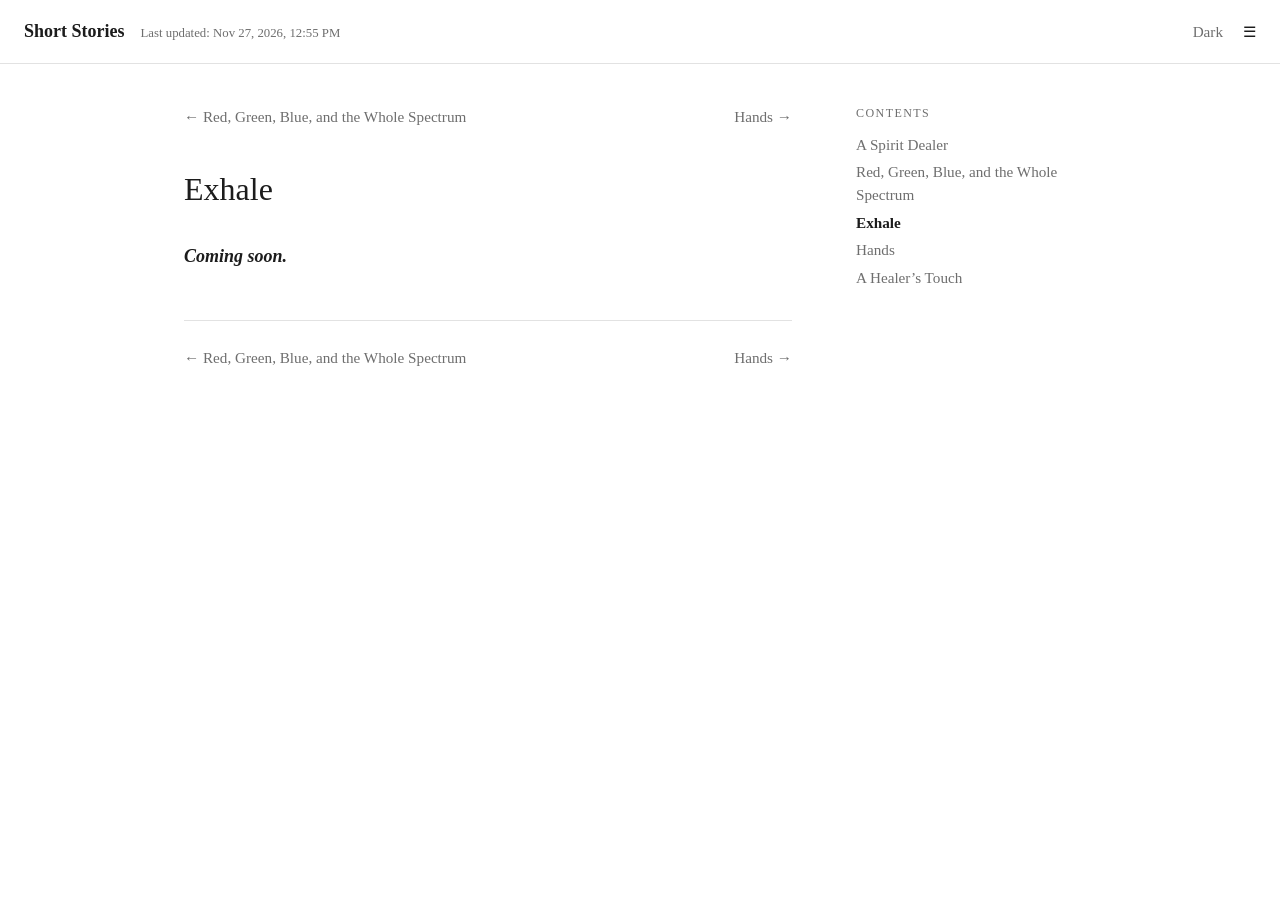
<file: exhale.html>
<!DOCTYPE html>
<html lang="en">
<head>
<meta charset="utf-8">
<meta name="viewport" content="width=device-width, initial-scale=1">
<title>Exhale — Short Stories</title>
<link rel="stylesheet" href="style.css">
<script>try {
  var t = localStorage.getItem('oss-theme');
  if (t) document.documentElement.setAttribute('data-theme', t);
  if (localStorage.getItem('oss-toc') === 'hidden') document.documentElement.classList.add('toc-collapsed');
} catch (e) {}</script>
</head>
<body>
<header class="site-header">
  <div class="site-brand">
    <a class="site-title" href="index.html">Short Stories</a>
    <time class="last-updated" id="last-updated"></time>
  </div>
  <div class="header-links">
    <button type="button" class="link-button" id="theme-toggle">Dark</button>
    <button type="button" class="link-button toc-toggle" id="toc-toggle" aria-expanded="false" aria-controls="toc" aria-label="Contents">&#9776;</button>
  </div>
</header>
<div class="layout">
  <main class="content">
    <nav class="story-nav top" aria-label="Story navigation"><a class="prev" href="red-green-blue-and-the-whole-spectrum.html" rel="prev">&larr; Red, Green, Blue, and the Whole Spectrum</a><a class="next" href="hands.html" rel="next">Hands &rarr;</a></nav>
    <article class="story">
      <h1>Exhale</h1>
      
      <p><strong><em>Coming soon.</em></strong></p>
    </article>
    <nav class="story-nav bottom" aria-label="Story navigation"><a class="prev" href="red-green-blue-and-the-whole-spectrum.html" rel="prev">&larr; Red, Green, Blue, and the Whole Spectrum</a><a class="next" href="hands.html" rel="next">Hands &rarr;</a></nav>
    
  </main>
  <nav class="toc" id="toc" aria-label="Contents">
    <p class="toc-heading">Contents</p>
    <ol><li><a href="a-spirit-dealer.html">A Spirit Dealer</a></li><li><a href="red-green-blue-and-the-whole-spectrum.html">Red, Green, Blue, and the Whole Spectrum</a></li><li><a href="exhale.html" aria-current="page">Exhale</a></li><li><a href="hands.html">Hands</a></li><li><a href="a-healers-touch.html">A Healer’s Touch</a></li></ol>
  </nav>
</div>
<script src="last-updated.js"></script>
<script src="script.js"></script>
</body>
</html>
</file>
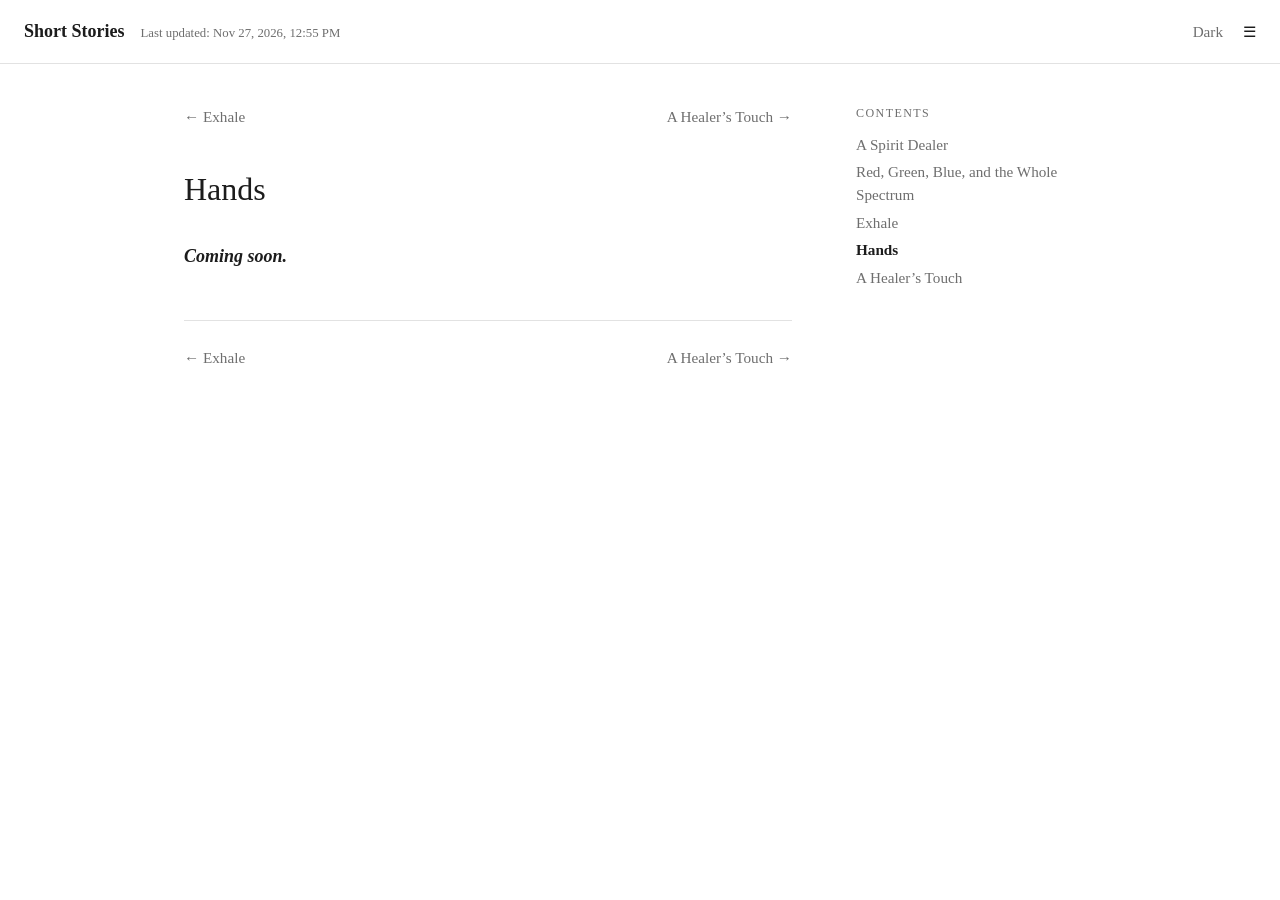
<file: hands.html>
<!DOCTYPE html>
<html lang="en">
<head>
<meta charset="utf-8">
<meta name="viewport" content="width=device-width, initial-scale=1">
<title>Hands — Short Stories</title>
<link rel="stylesheet" href="style.css">
<script>try {
  var t = localStorage.getItem('oss-theme');
  if (t) document.documentElement.setAttribute('data-theme', t);
  if (localStorage.getItem('oss-toc') === 'hidden') document.documentElement.classList.add('toc-collapsed');
} catch (e) {}</script>
</head>
<body>
<header class="site-header">
  <div class="site-brand">
    <a class="site-title" href="index.html">Short Stories</a>
    <time class="last-updated" id="last-updated"></time>
  </div>
  <div class="header-links">
    <button type="button" class="link-button" id="theme-toggle">Dark</button>
    <button type="button" class="link-button toc-toggle" id="toc-toggle" aria-expanded="false" aria-controls="toc" aria-label="Contents">&#9776;</button>
  </div>
</header>
<div class="layout">
  <main class="content">
    <nav class="story-nav top" aria-label="Story navigation"><a class="prev" href="exhale.html" rel="prev">&larr; Exhale</a><a class="next" href="a-healers-touch.html" rel="next">A Healer’s Touch &rarr;</a></nav>
    <article class="story">
      <h1>Hands</h1>
      
      <p><strong><em>Coming soon.</em></strong></p>
    </article>
    <nav class="story-nav bottom" aria-label="Story navigation"><a class="prev" href="exhale.html" rel="prev">&larr; Exhale</a><a class="next" href="a-healers-touch.html" rel="next">A Healer’s Touch &rarr;</a></nav>
    
  </main>
  <nav class="toc" id="toc" aria-label="Contents">
    <p class="toc-heading">Contents</p>
    <ol><li><a href="a-spirit-dealer.html">A Spirit Dealer</a></li><li><a href="red-green-blue-and-the-whole-spectrum.html">Red, Green, Blue, and the Whole Spectrum</a></li><li><a href="exhale.html">Exhale</a></li><li><a href="hands.html" aria-current="page">Hands</a></li><li><a href="a-healers-touch.html">A Healer’s Touch</a></li></ol>
  </nav>
</div>
<script src="last-updated.js"></script>
<script src="script.js"></script>
</body>
</html>
</file>
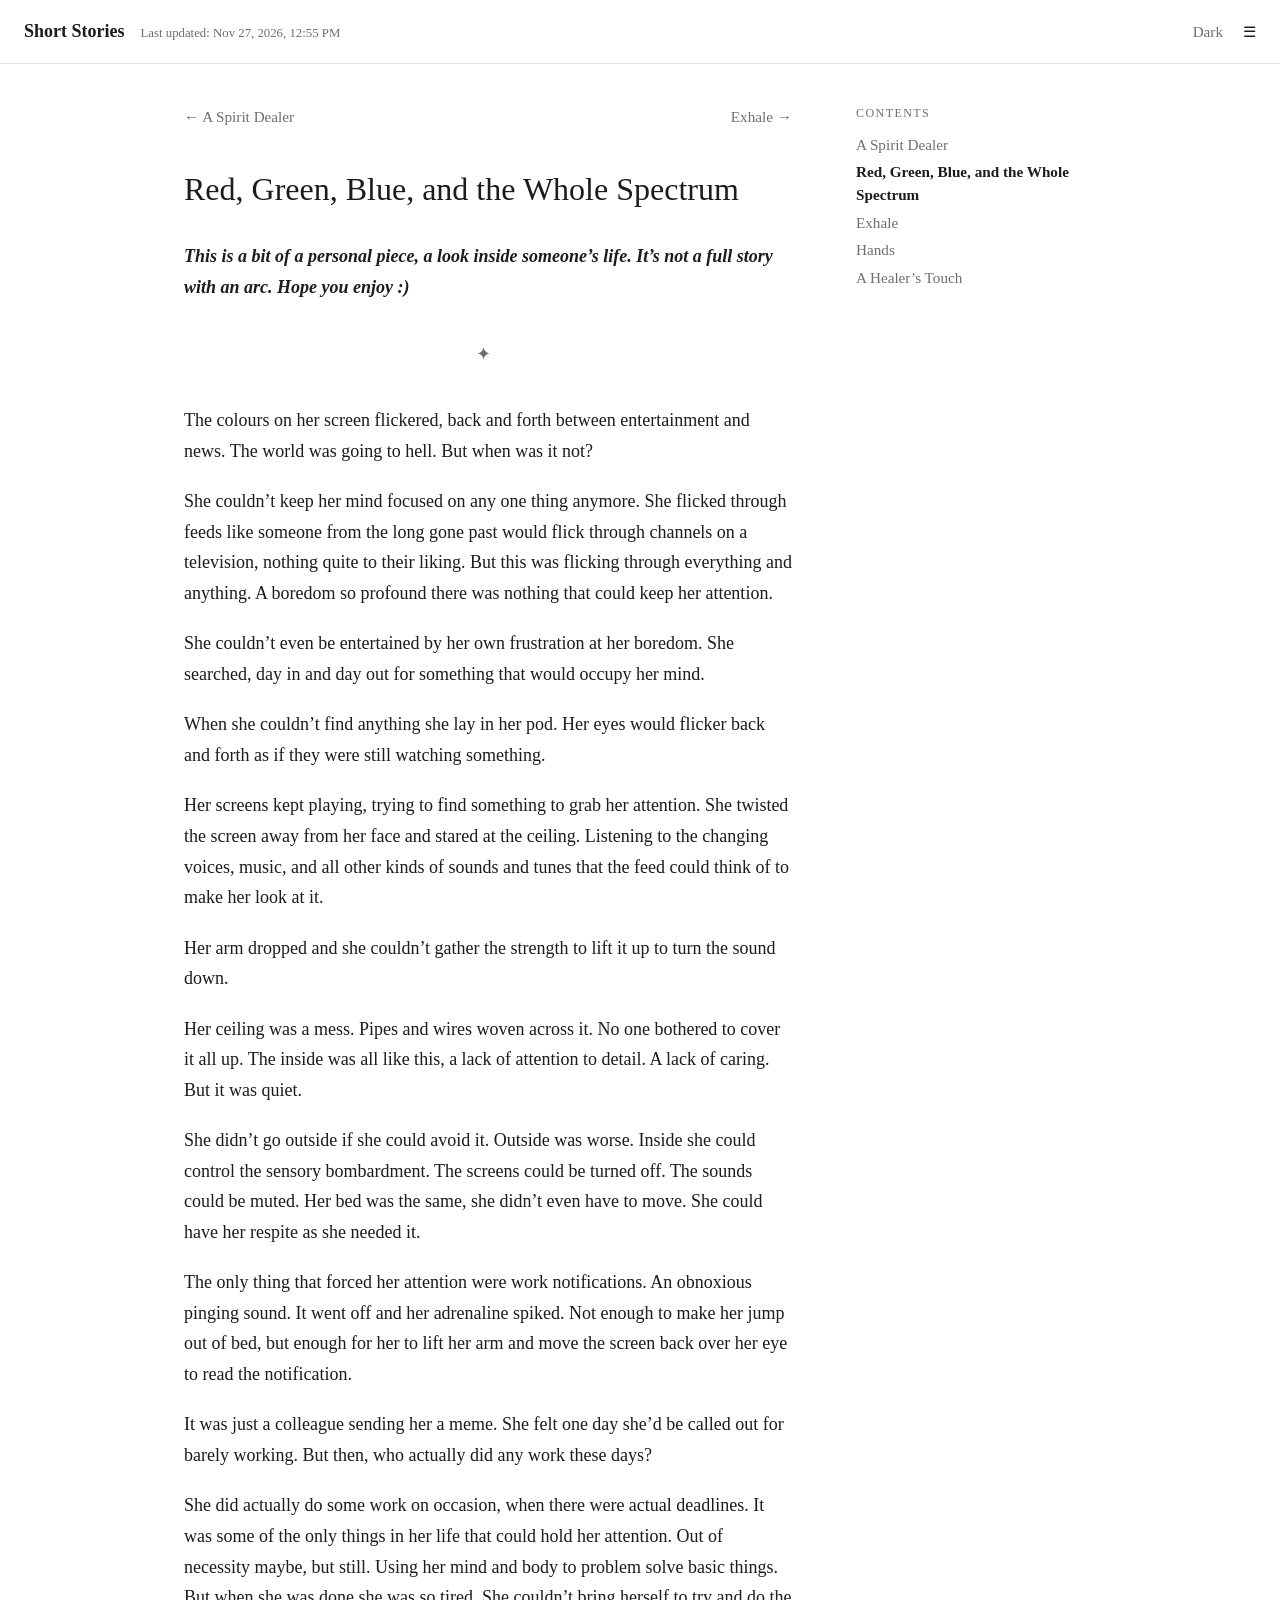
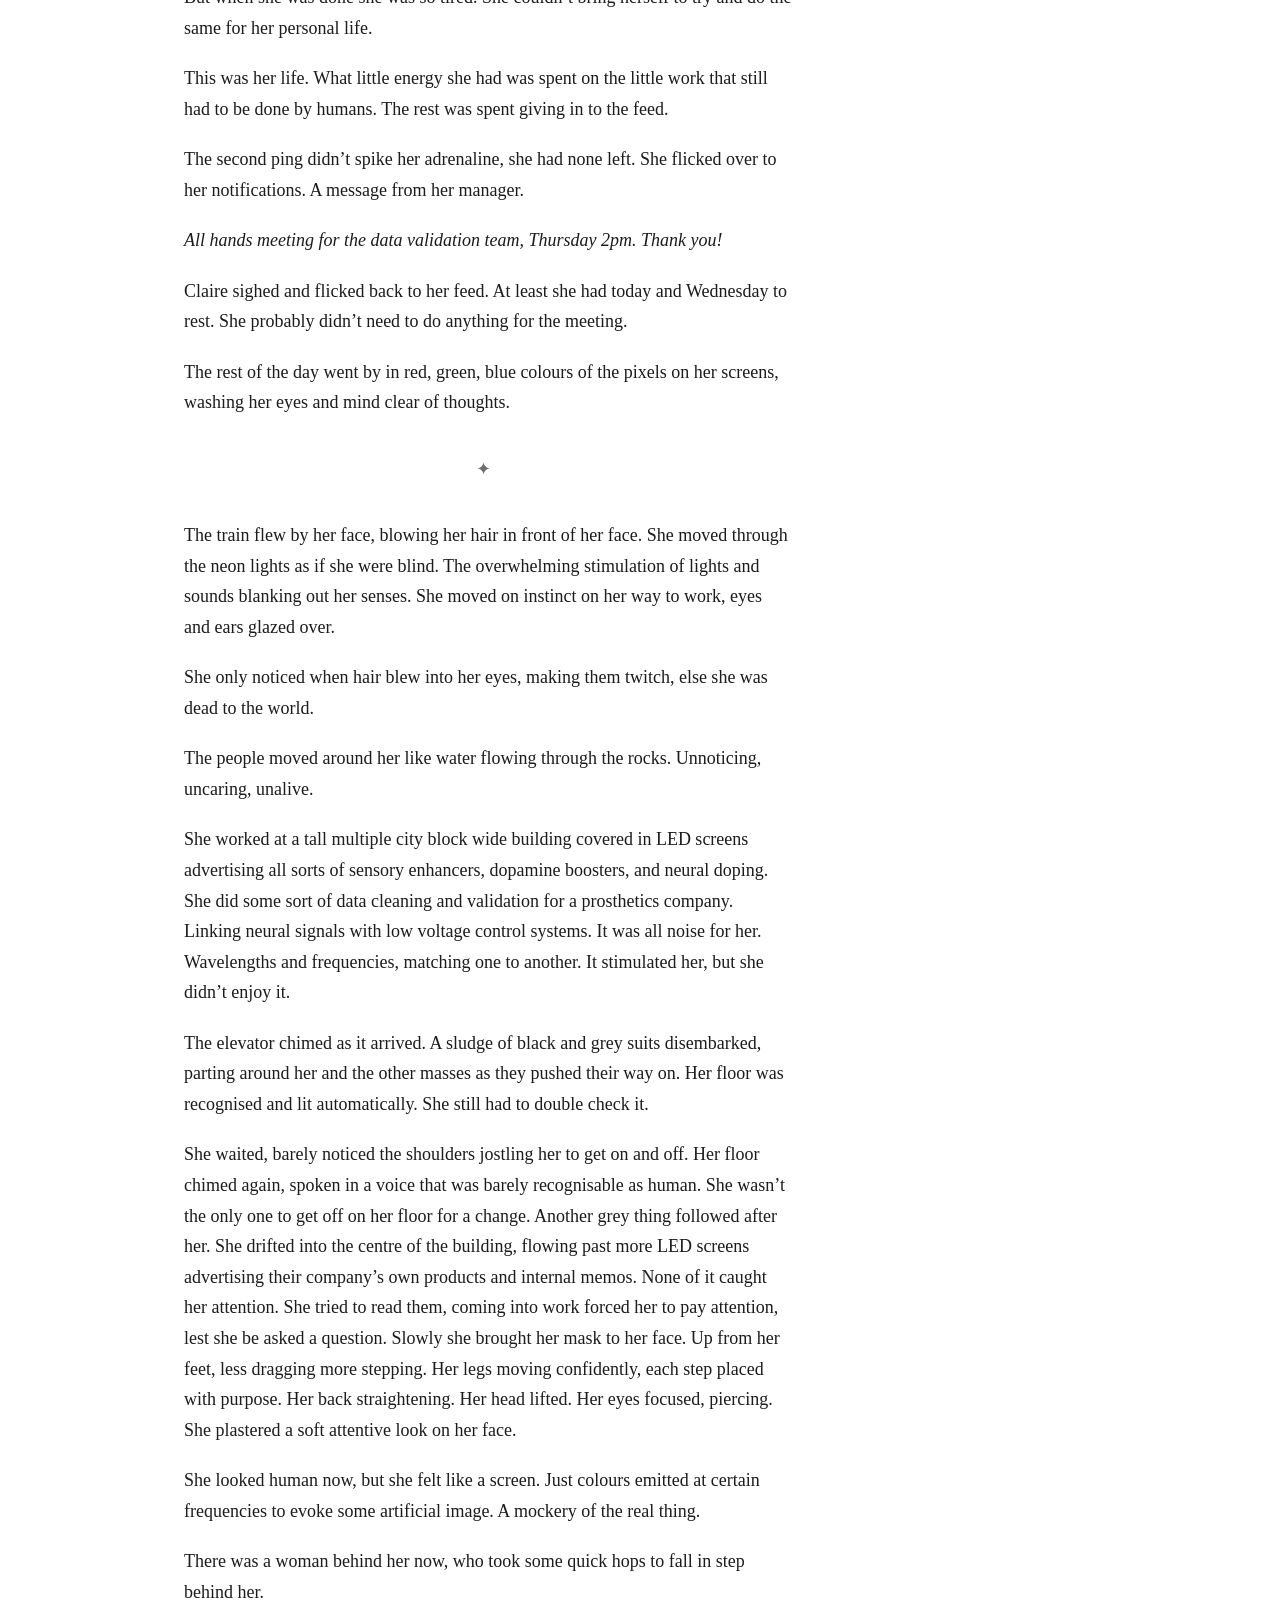
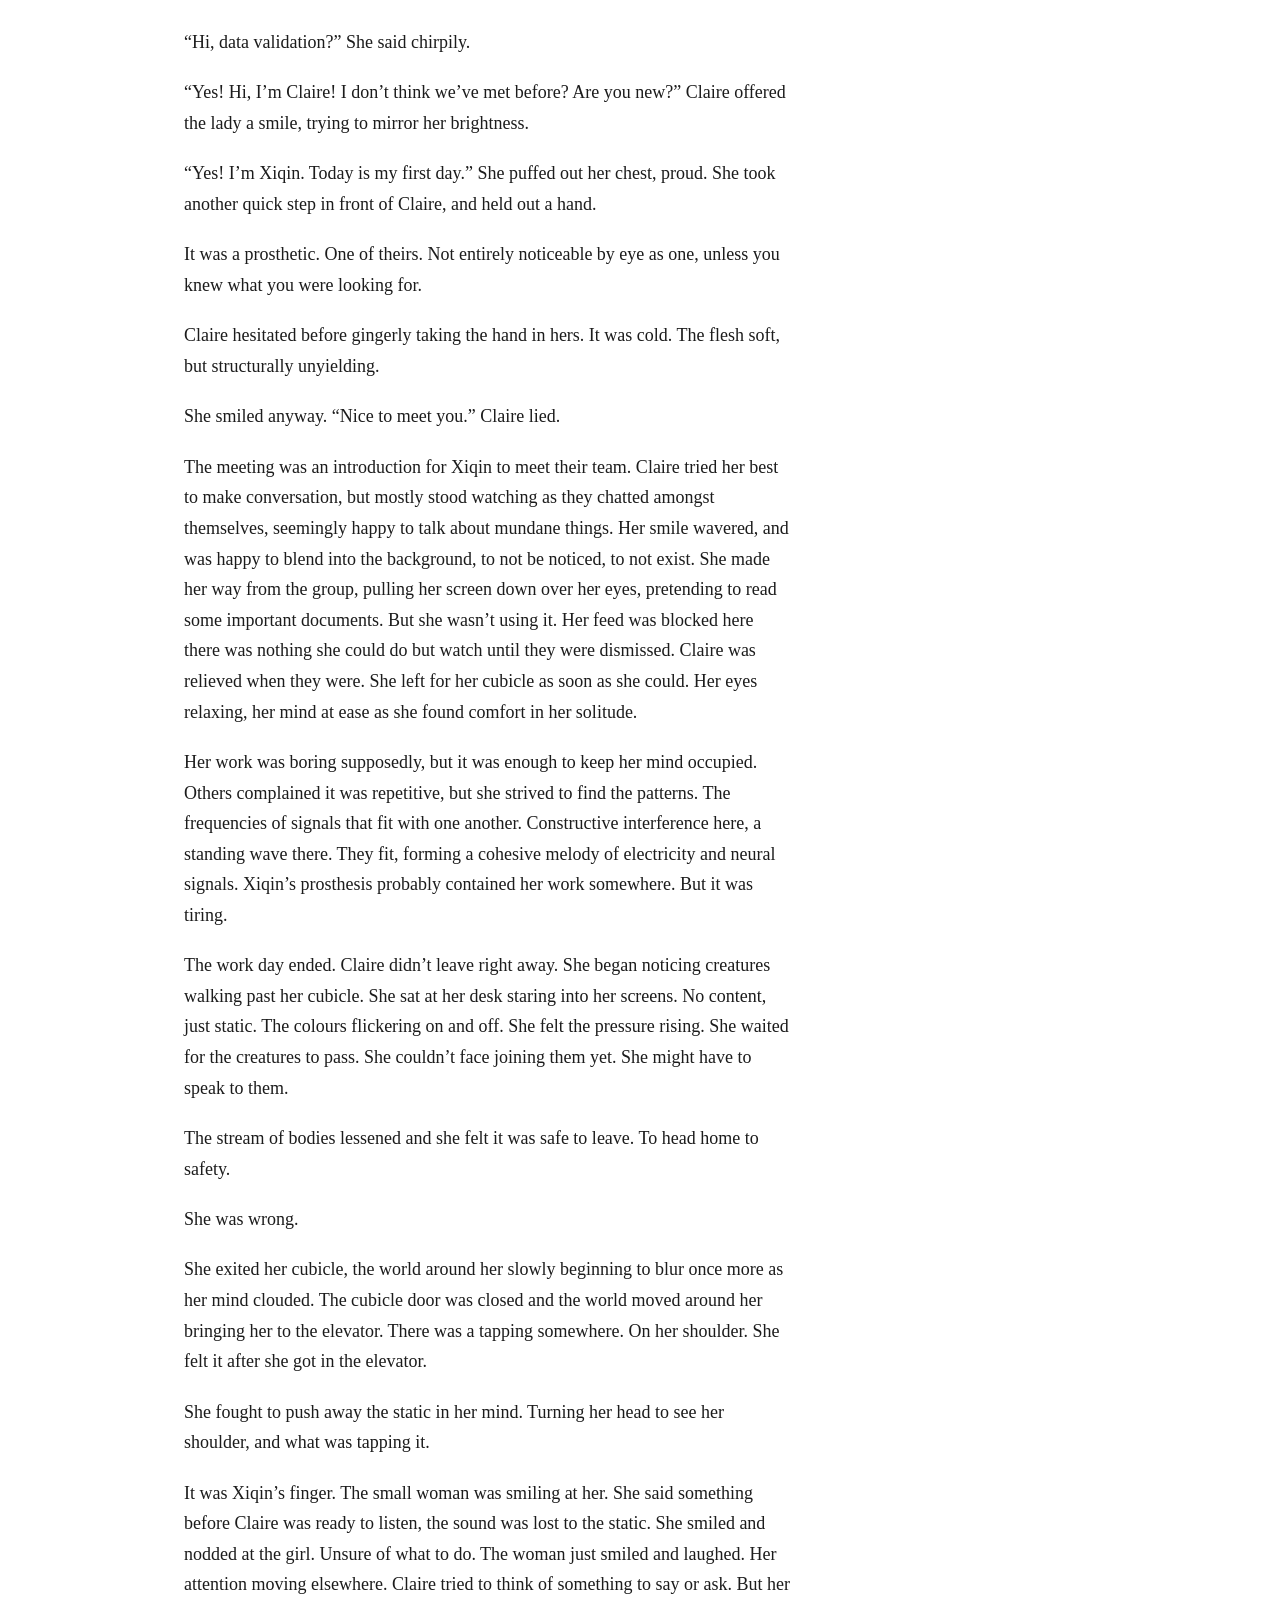
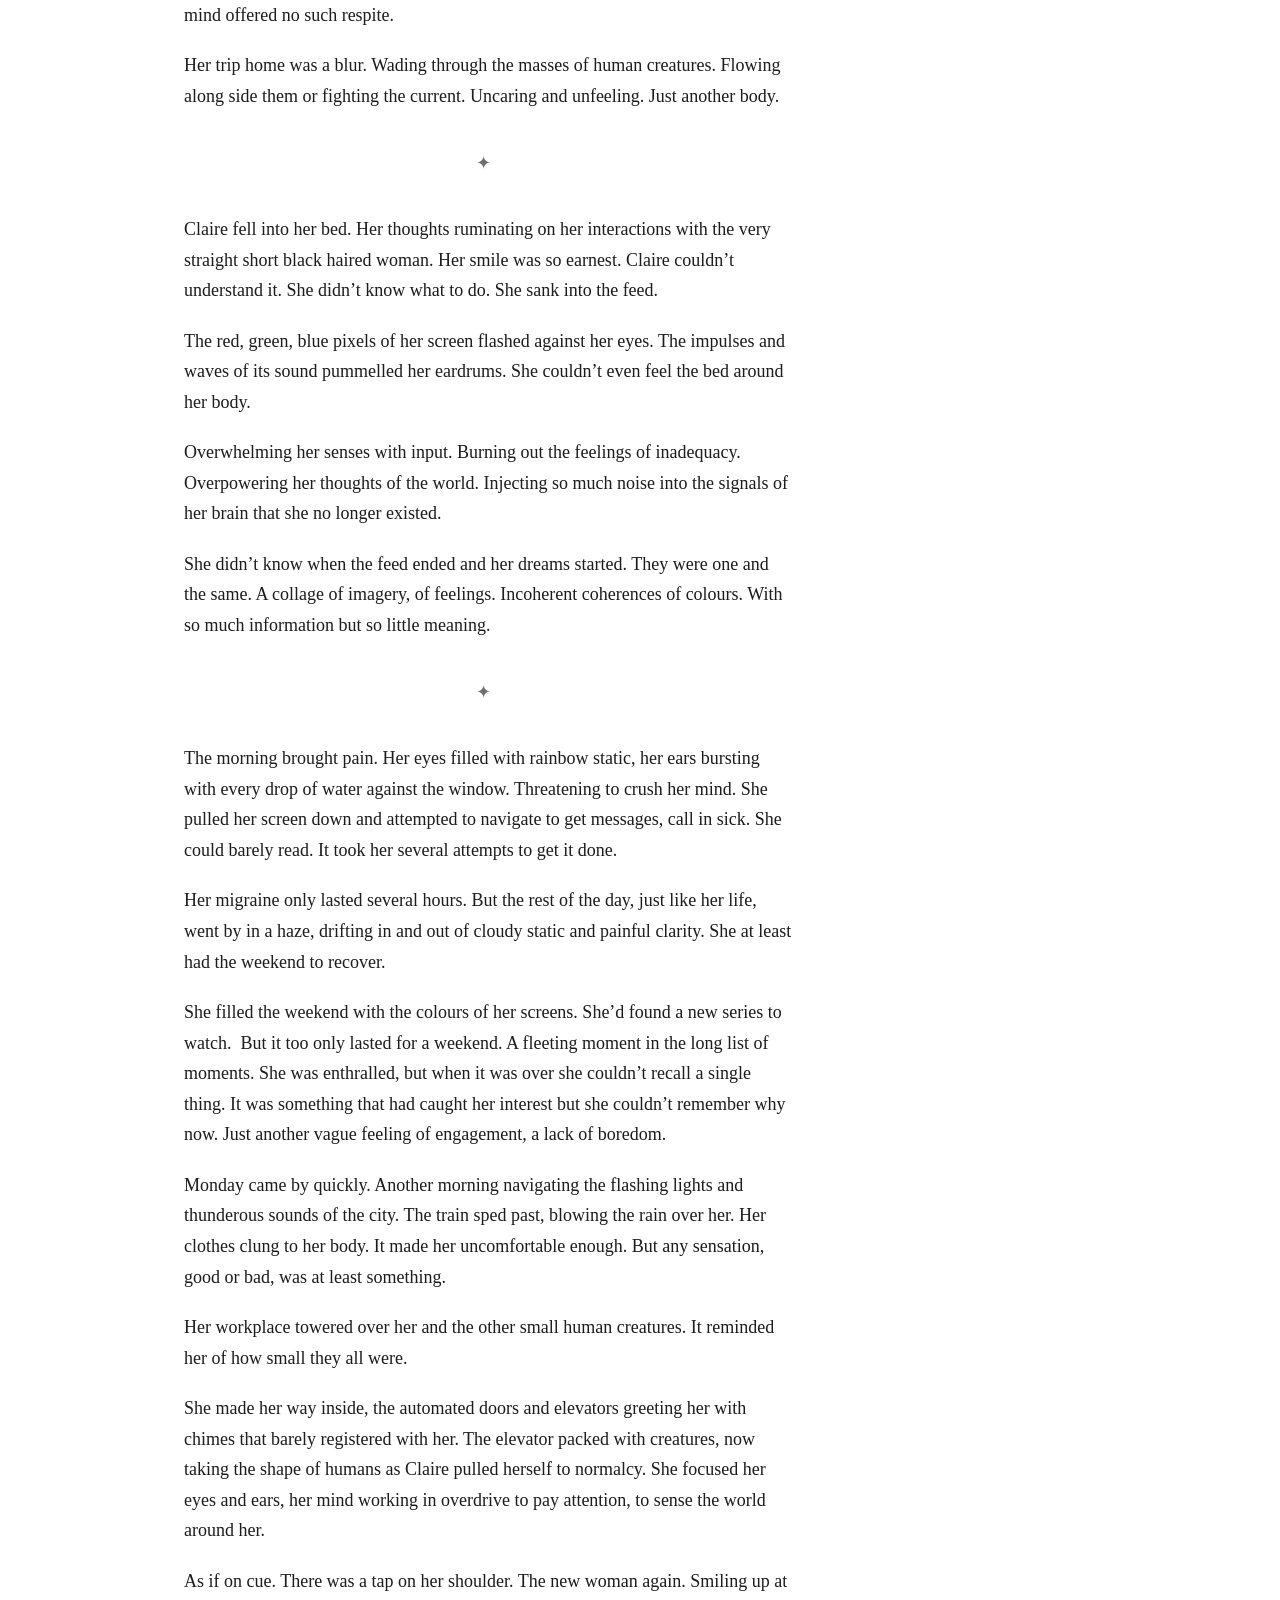
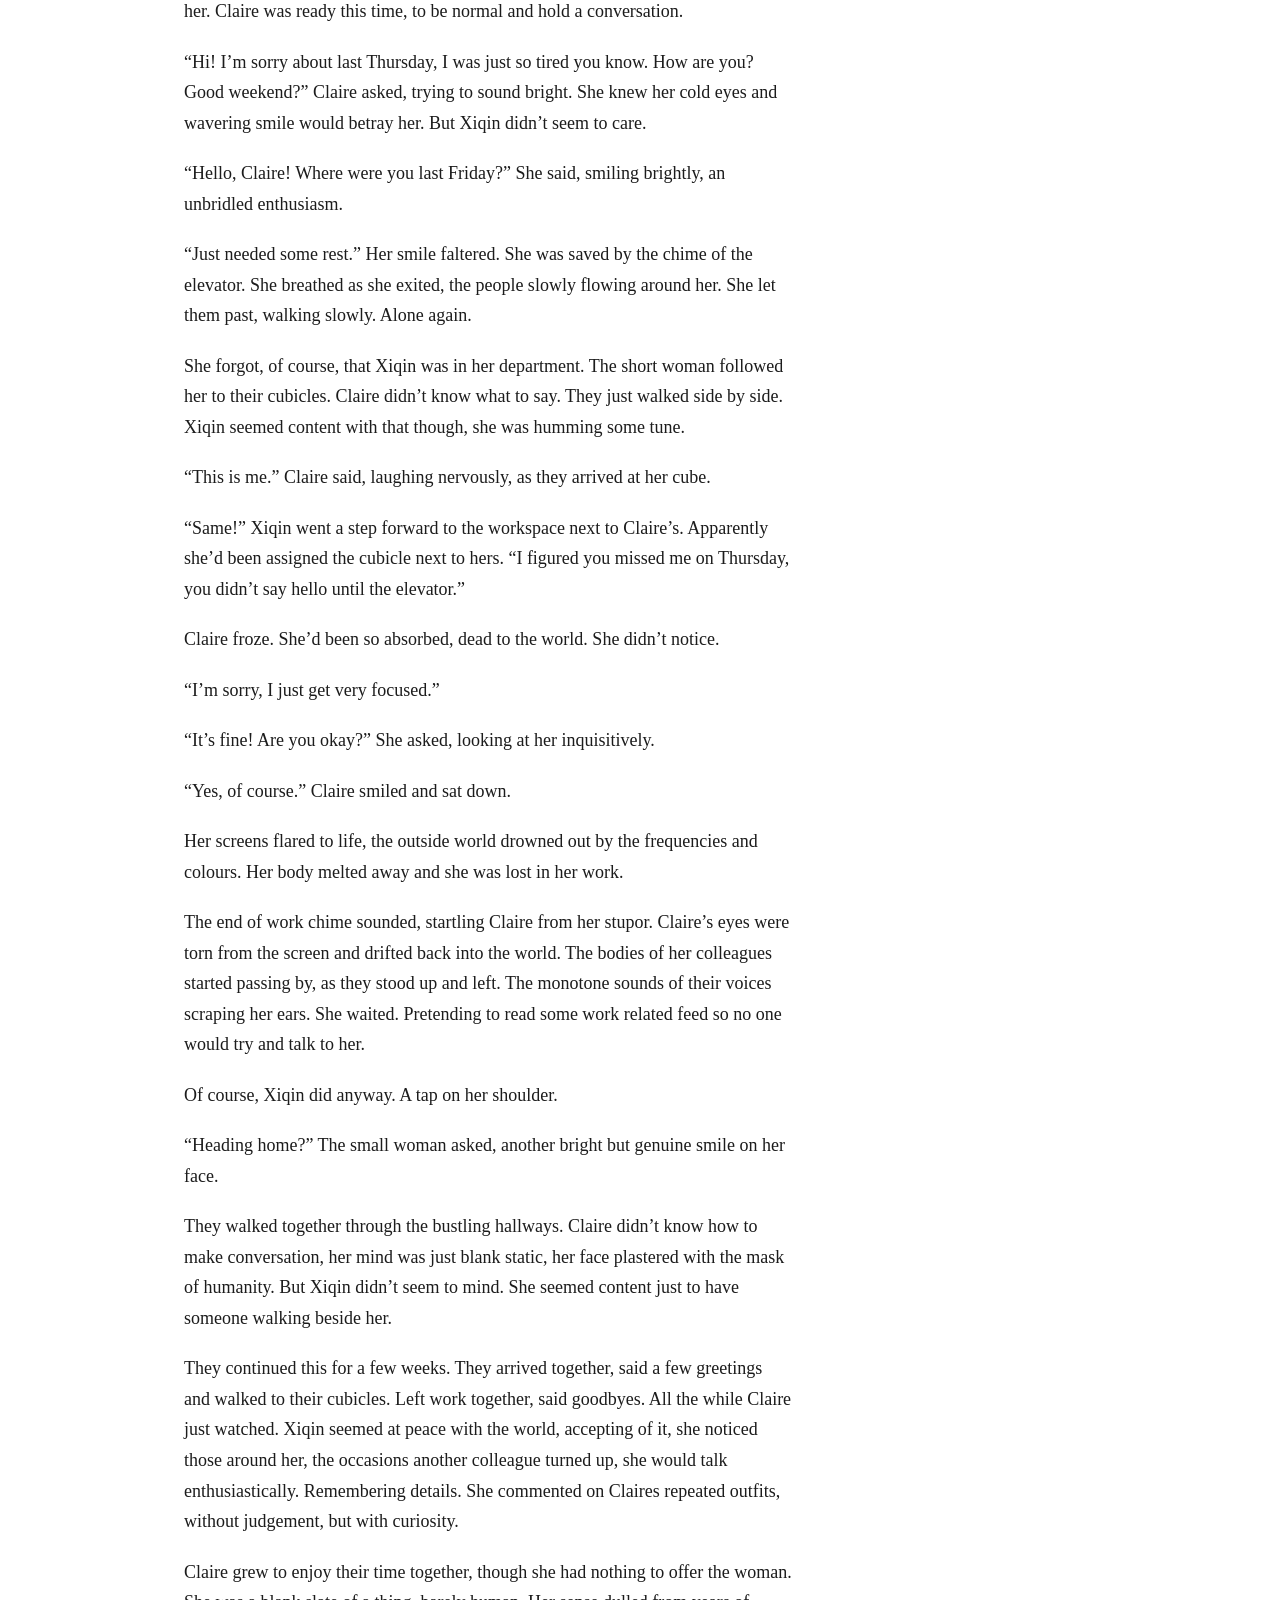
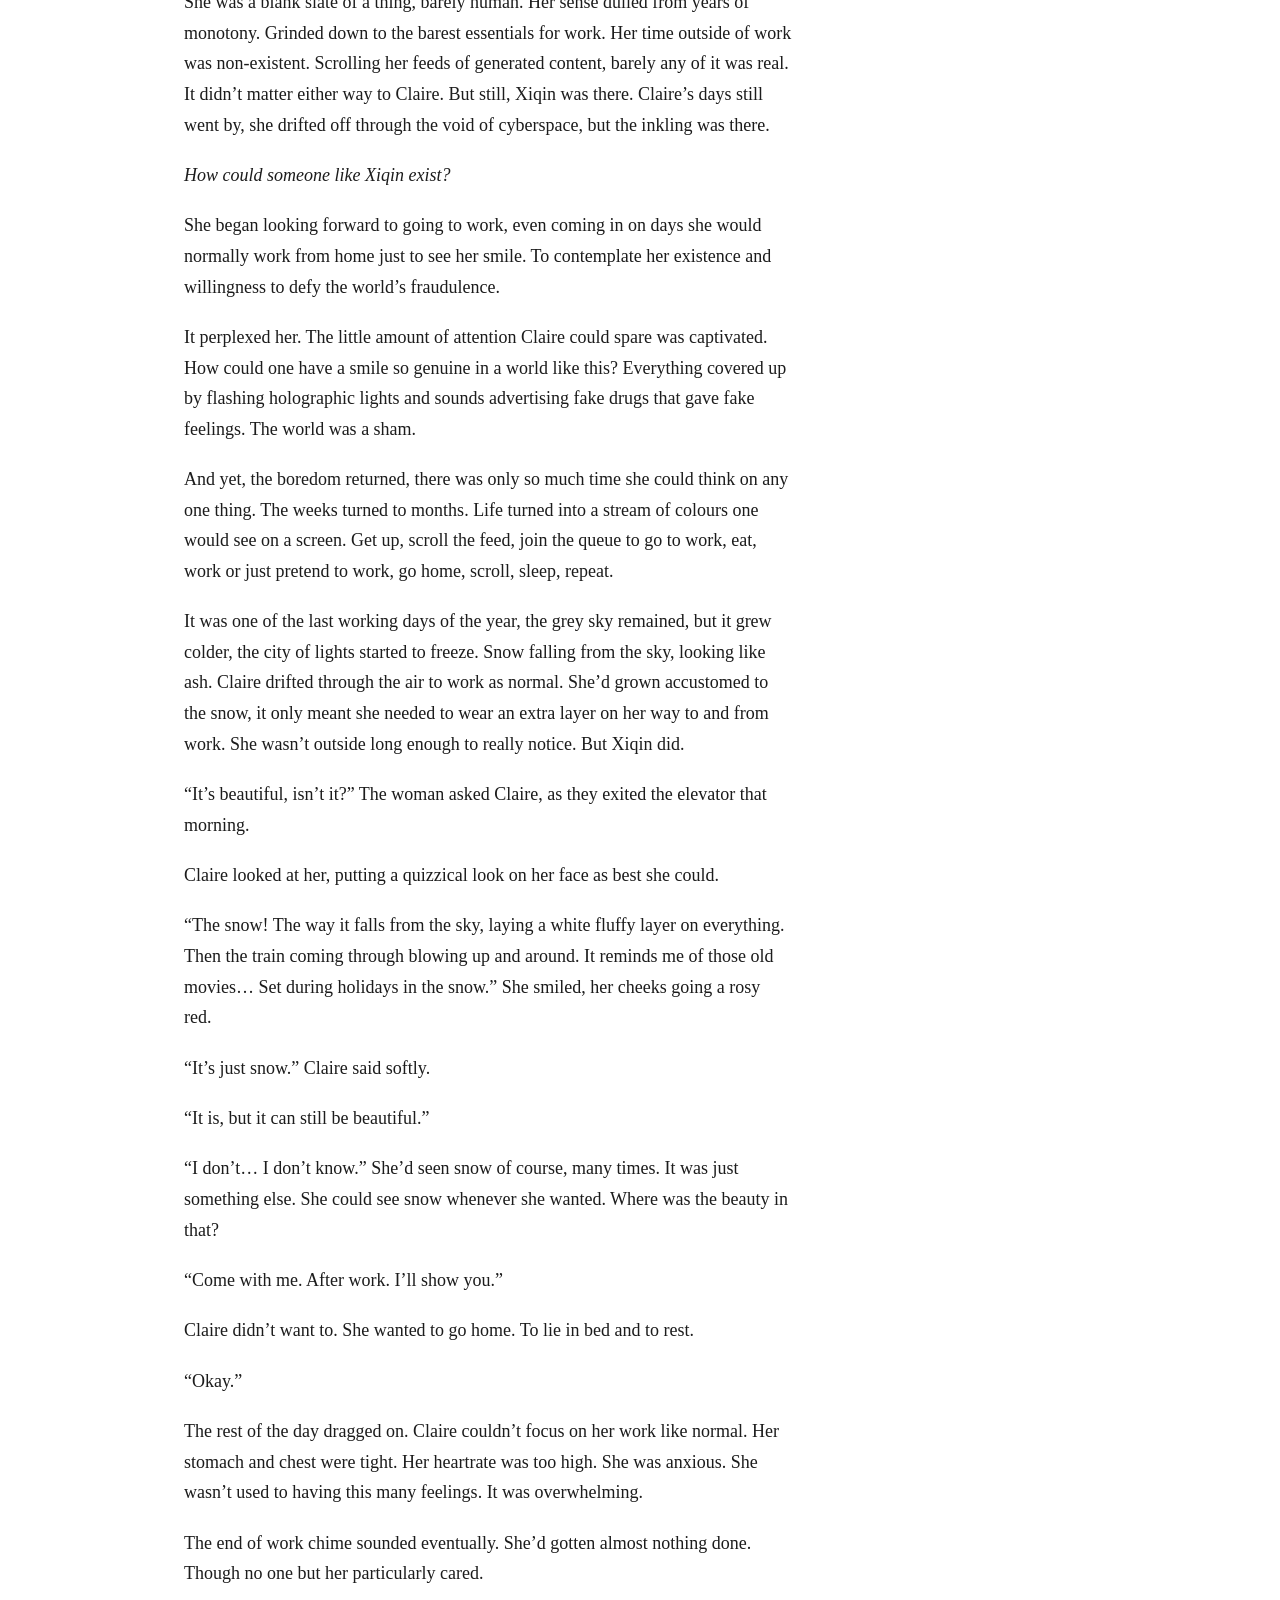
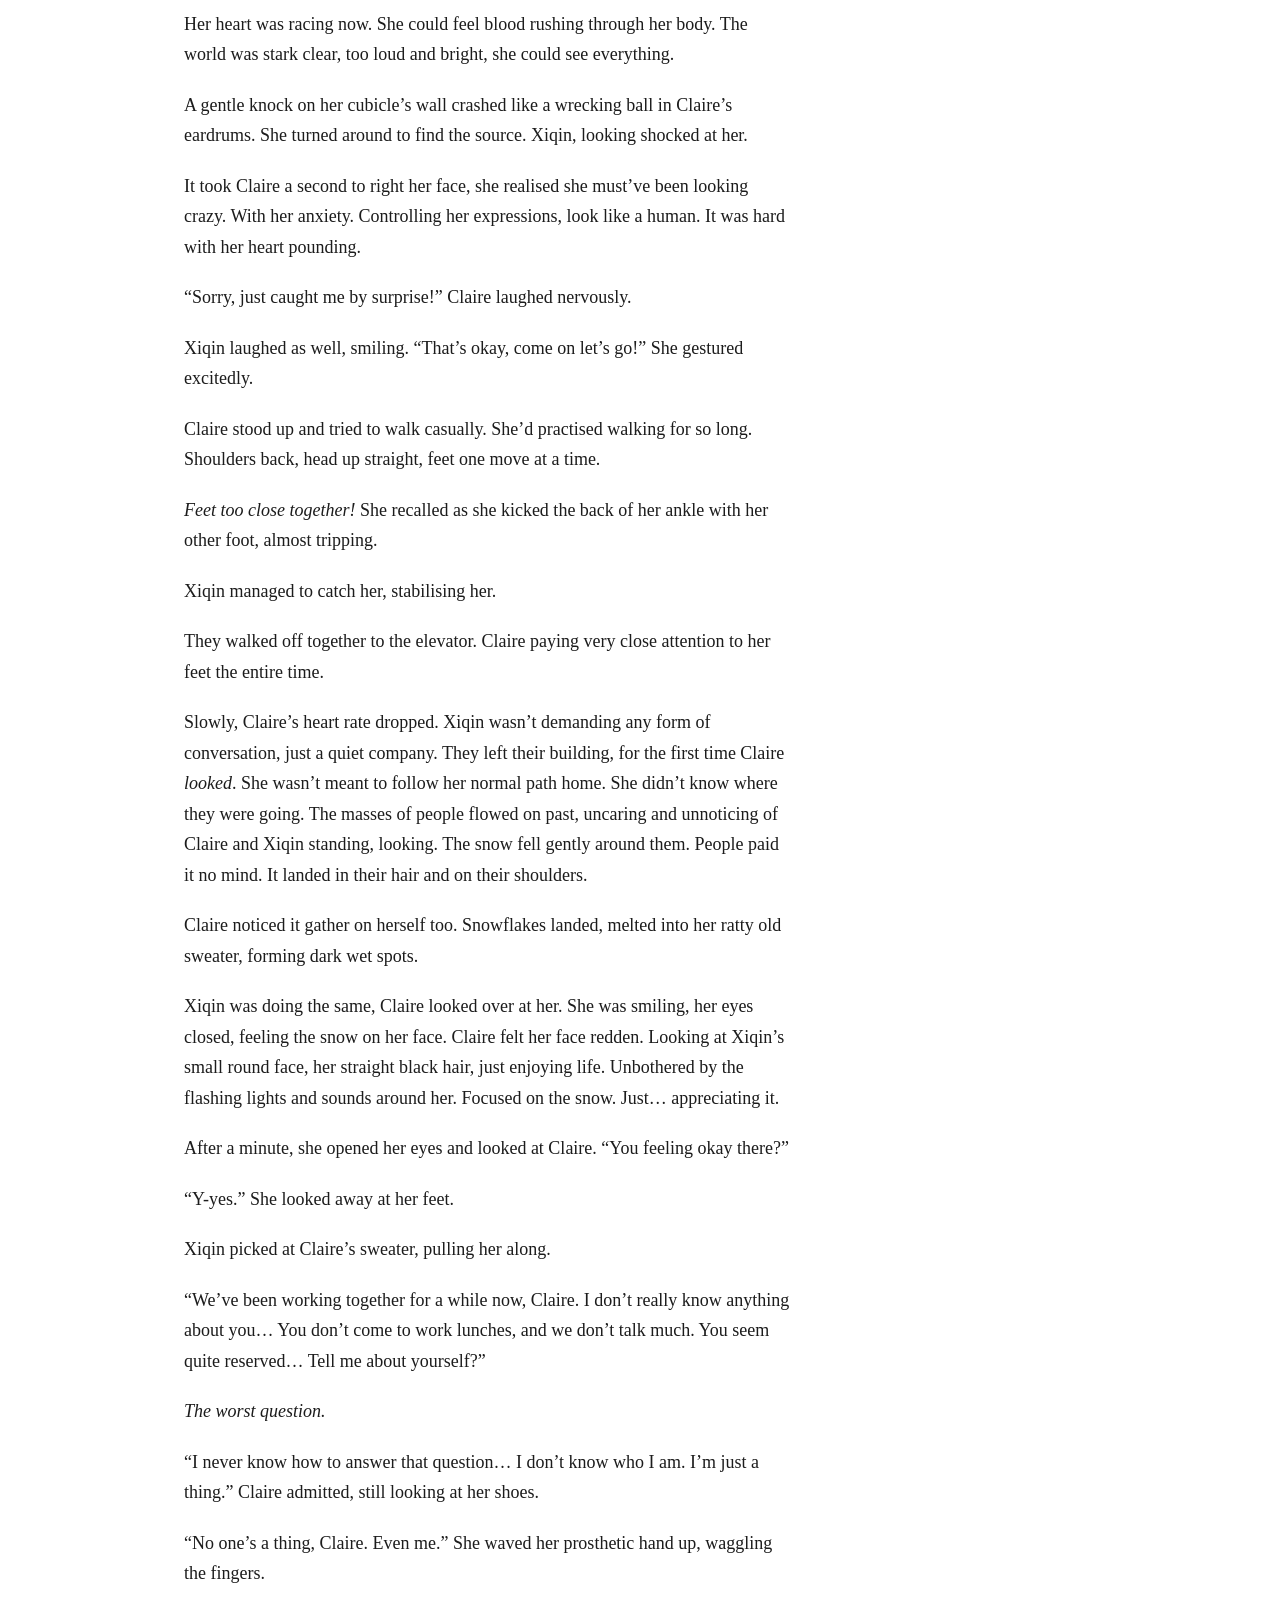
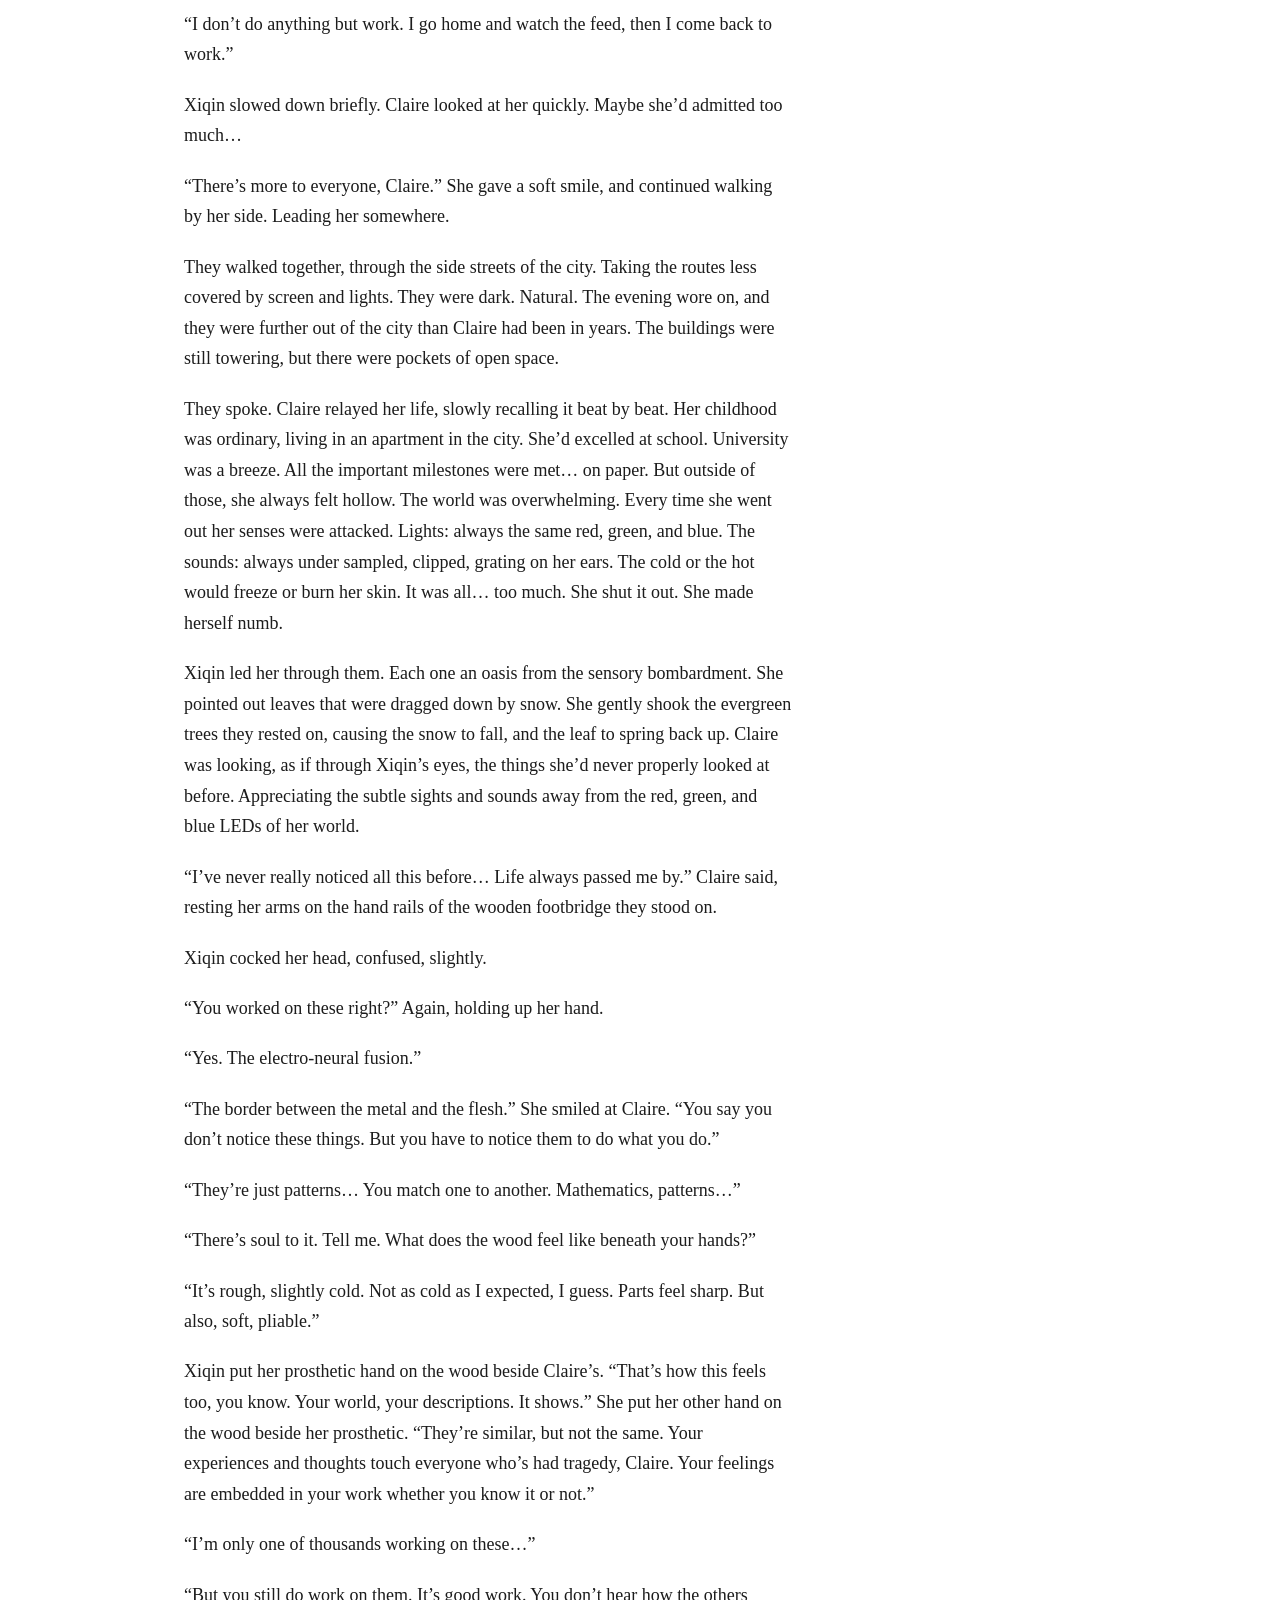
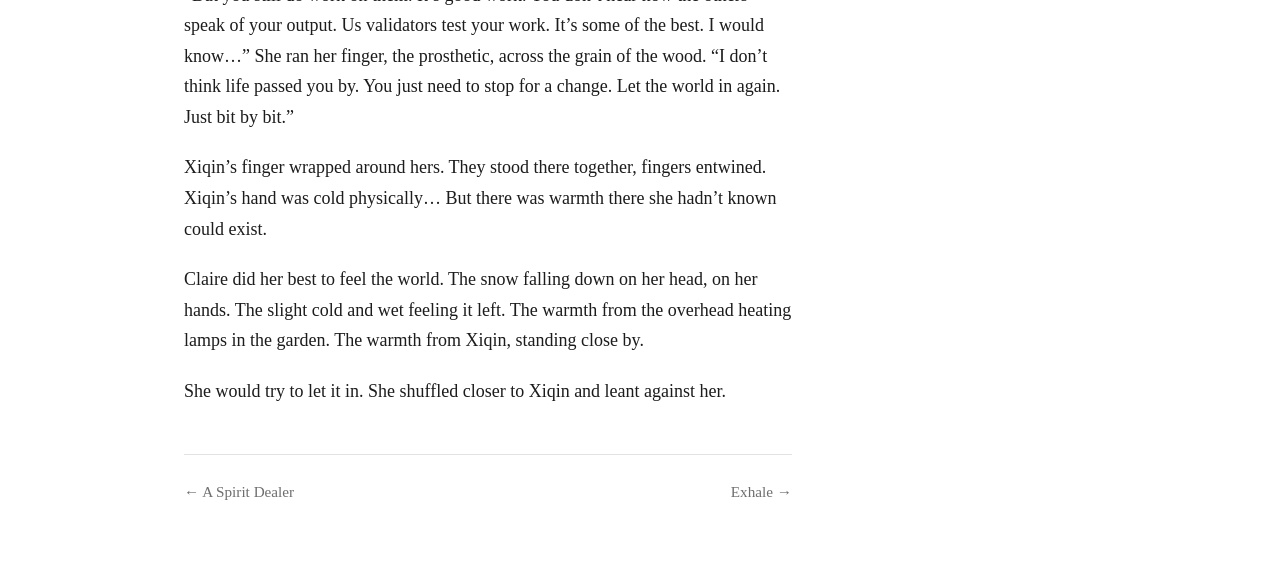
<file: red-green-blue-and-the-whole-spectrum.html>
<!DOCTYPE html>
<html lang="en">
<head>
<meta charset="utf-8">
<meta name="viewport" content="width=device-width, initial-scale=1">
<title>Red, Green, Blue, and the Whole Spectrum — Short Stories</title>
<link rel="stylesheet" href="style.css">
<script>try {
  var t = localStorage.getItem('oss-theme');
  if (t) document.documentElement.setAttribute('data-theme', t);
  if (localStorage.getItem('oss-toc') === 'hidden') document.documentElement.classList.add('toc-collapsed');
} catch (e) {}</script>
</head>
<body>
<header class="site-header">
  <div class="site-brand">
    <a class="site-title" href="index.html">Short Stories</a>
    <time class="last-updated" id="last-updated"></time>
  </div>
  <div class="header-links">
    <button type="button" class="link-button" id="theme-toggle">Dark</button>
    <button type="button" class="link-button toc-toggle" id="toc-toggle" aria-expanded="false" aria-controls="toc" aria-label="Contents">&#9776;</button>
  </div>
</header>
<div class="layout">
  <main class="content">
    <nav class="story-nav top" aria-label="Story navigation"><a class="prev" href="a-spirit-dealer.html" rel="prev">&larr; A Spirit Dealer</a><a class="next" href="exhale.html" rel="next">Exhale &rarr;</a></nav>
    <article class="story">
      <h1>Red, Green, Blue, and the Whole Spectrum</h1>
      
      <p><strong><em>This is a bit of a personal piece, a look inside someone’s life. It’s not a full story with an arc. Hope you enjoy :)</em></strong></p>
<p class="scene-break">
✦
</p>
<p>The colours on her screen flickered, back and forth between entertainment and news. The world was going to hell. But when was it not?</p>
<p>She couldn’t keep her mind focused on any one thing anymore. She flicked through feeds like someone from the long gone past would flick through channels on a television, nothing quite to their liking. But this was flicking through everything and anything. A boredom so profound there was nothing that could keep her attention.</p>
<p>She couldn’t even be entertained by her own frustration at her boredom. She searched, day in and day out for something that would occupy her mind.</p>
<p>When she couldn’t find anything she lay in her pod. Her eyes would flicker back and forth as if they were still watching something. </p>
<p>Her screens kept playing, trying to find something to grab her attention. She twisted the screen away from her face and stared at the ceiling. Listening to the changing voices, music, and all other kinds of sounds and tunes that the feed could think of to make her look at it. </p>
<p>Her arm dropped and she couldn’t gather the strength to lift it up to turn the sound down. </p>
<p>Her ceiling was a mess. Pipes and wires woven across it. No one bothered to cover it all up. The inside was all like this, a lack of attention to detail. A lack of caring. But it was quiet.</p>
<p>She didn’t go outside if she could avoid it. Outside was worse. Inside she could control the sensory bombardment. The screens could be turned off. The sounds could be muted. Her bed was the same, she didn’t even have to move. She could have her respite as she needed it.</p>
<p>The only thing that forced her attention were work notifications. An obnoxious pinging sound. It went off and her adrenaline spiked. Not enough to make her jump out of bed, but enough for her to lift her arm and move the screen back over her eye to read the notification. </p>
<p>It was just a colleague sending her a meme. She felt one day she’d be called out for barely working. But then, who actually did any work these days? </p>
<p>She did actually do some work on occasion, when there were actual deadlines. It was some of the only things in her life that could hold her attention. Out of necessity maybe, but still. Using her mind and body to problem solve basic things. But when she was done she was so tired. She couldn’t bring herself to try and do the same for her personal life.</p>
<p>This was her life. What little energy she had was spent on the little work that still had to be done by humans. The rest was spent giving in to the feed.</p>
<p>The second ping didn’t spike her adrenaline, she had none left. She flicked over to her notifications. A message from her manager.</p>
<p><em>All hands meeting for the data validation team, Thursday 2pm. Thank you!</em></p>
<p>Claire sighed and flicked back to her feed. At least she had today and Wednesday to rest. She probably didn’t need to do anything for the meeting.</p>
<p>The rest of the day went by in red, green, blue colours of the pixels on her screens, washing her eyes and mind clear of thoughts. </p>
<p class="scene-break">
✦
</p>
<p>The train flew by her face, blowing her hair in front of her face. She moved through the neon lights as if she were blind. The overwhelming stimulation of lights and sounds blanking out her senses. She moved on instinct on her way to work, eyes and ears glazed over.</p>
<p>She only noticed when hair blew into her eyes, making them twitch, else she was dead to the world.</p>
<p>The people moved around her like water flowing through the rocks. Unnoticing, uncaring, unalive.</p>
<p>She worked at a tall multiple city block wide building covered in LED screens advertising all sorts of sensory enhancers, dopamine boosters, and neural doping. She did some sort of data cleaning and validation for a prosthetics company. Linking neural signals with low voltage control systems. It was all noise for her. Wavelengths and frequencies, matching one to another. It stimulated her, but she didn’t enjoy it. </p>
<p>The elevator chimed as it arrived. A sludge of black and grey suits disembarked, parting around her and the other masses as they pushed their way on. Her floor was recognised and lit automatically. She still had to double check it.</p>
<p>She waited, barely noticed the shoulders jostling her to get on and off. Her floor chimed again, spoken in a voice that was barely recognisable as human. She wasn’t the only one to get off on her floor for a change. Another grey thing followed after her. She drifted into the centre of the building, flowing past more LED screens advertising their company’s own products and internal memos. None of it caught her attention. She tried to read them, coming into work forced her to pay attention, lest she be asked a question. Slowly she brought her mask to her face. Up from her feet, less dragging more stepping. Her legs moving confidently, each step placed with purpose. Her back straightening. Her head lifted. Her eyes focused, piercing. She plastered a soft attentive look on her face.</p>
<p>She looked human now, but she felt like a screen. Just colours emitted at certain frequencies to evoke some artificial image. A mockery of the real thing.</p>
<p>There was a woman behind her now, who took some quick hops to fall in step behind her. </p>
<p>“Hi, data validation?” She said chirpily.</p>
<p>“Yes! Hi, I’m Claire! I don’t think we’ve met before? Are you new?” Claire offered the lady a smile, trying to mirror her brightness.</p>
<p>“Yes! I’m Xiqin. Today is my first day.” She puffed out her chest, proud. She took another quick step in front of Claire, and held out a hand. </p>
<p>It was a prosthetic. One of theirs. Not entirely noticeable by eye as one, unless you knew what you were looking for.</p>
<p>Claire hesitated before gingerly taking the hand in hers. It was cold. The flesh soft, but structurally unyielding. </p>
<p>She smiled anyway. “Nice to meet you.” Claire lied.</p>
<p>The meeting was an introduction for Xiqin to meet their team. Claire tried her best to make conversation, but mostly stood watching as they chatted amongst themselves, seemingly happy to talk about mundane things. Her smile wavered, and was happy to blend into the background, to not be noticed, to not exist. She made her way from the group, pulling her screen down over her eyes, pretending to read some important documents. But she wasn’t using it. Her feed was blocked here there was nothing she could do but watch until they were dismissed. Claire was relieved when they were. She left for her cubicle as soon as she could. Her eyes relaxing, her mind at ease as she found comfort in her solitude. </p>
<p>Her work was boring supposedly, but it was enough to keep her mind occupied. Others complained it was repetitive, but she strived to find the patterns. The frequencies of signals that fit with one another. Constructive interference here, a standing wave there. They fit, forming a cohesive melody of electricity and neural signals. Xiqin’s prosthesis probably contained her work somewhere. But it was tiring.</p>
<p>The work day ended. Claire didn’t leave right away. She began noticing creatures walking past her cubicle. She sat at her desk staring into her screens. No content, just static. The colours flickering on and off. She felt the pressure rising. She waited for the creatures to pass. She couldn’t face joining them yet. She might have to speak to them.</p>
<p>The stream of bodies lessened and she felt it was safe to leave. To head home to safety.</p>
<p>She was wrong. </p>
<p>She exited her cubicle, the world around her slowly beginning to blur once more as her mind clouded. The cubicle door was closed and the world moved around her bringing her to the elevator. There was a tapping somewhere. On her shoulder. She felt it after she got in the elevator.</p>
<p>She fought to push away the static in her mind. Turning her head to see her shoulder, and what was tapping it.</p>
<p>It was Xiqin’s finger. The small woman was smiling at her. She said something before Claire was ready to listen, the sound was lost to the static. She smiled and nodded at the girl. Unsure of what to do. The woman just smiled and laughed. Her attention moving elsewhere. Claire tried to think of something to say or ask. But her mind offered no such respite.</p>
<p>Her trip home was a blur. Wading through the masses of human creatures. Flowing along side them or fighting the current. Uncaring and unfeeling. Just another body.</p>
<p class="scene-break">
✦
</p>
<p>Claire fell into her bed. Her thoughts ruminating on her interactions with the very straight short black haired woman. Her smile was so earnest. Claire couldn’t understand it. She didn’t know what to do. She sank into the feed. </p>
<p>The red, green, blue pixels of her screen flashed against her eyes. The impulses and waves of its sound pummelled her eardrums. She couldn’t even feel the bed around her body.</p>
<p>Overwhelming her senses with input. Burning out the feelings of inadequacy. Overpowering her thoughts of the world. Injecting so much noise into the signals of her brain that she no longer existed. </p>
<p>She didn’t know when the feed ended and her dreams started. They were one and the same. A collage of imagery, of feelings. Incoherent coherences of colours. With so much information but so little meaning. </p>
<p class="scene-break">
✦
</p>
<p>The morning brought pain. Her eyes filled with rainbow static, her ears bursting with every drop of water against the window. Threatening to crush her mind. She pulled her screen down and attempted to navigate to get messages, call in sick. She could barely read. It took her several attempts to get it done. </p>
<p>Her migraine only lasted several hours. But the rest of the day, just like her life, went by in a haze, drifting in and out of cloudy static and painful clarity. She at least had the weekend to recover. </p>
<p>She filled the weekend with the colours of her screens. She’d found a new series to watch.  But it too only lasted for a weekend. A fleeting moment in the long list of moments. She was enthralled, but when it was over she couldn’t recall a single thing. It was something that had caught her interest but she couldn’t remember why now. Just another vague feeling of engagement, a lack of boredom. </p>
<p>Monday came by quickly. Another morning navigating the flashing lights and thunderous sounds of the city. The train sped past, blowing the rain over her. Her clothes clung to her body. It made her uncomfortable enough. But any sensation, good or bad, was at least something.</p>
<p>Her workplace towered over her and the other small human creatures. It reminded her of how small they all were.</p>
<p>She made her way inside, the automated doors and elevators greeting her with chimes that barely registered with her. The elevator packed with creatures, now taking the shape of humans as Claire pulled herself to normalcy. She focused her eyes and ears, her mind working in overdrive to pay attention, to sense the world around her.</p>
<p>As if on cue. There was a tap on her shoulder. The new woman again. Smiling up at her. Claire was ready this time, to be normal and hold a conversation.</p>
<p>“Hi! I’m sorry about last Thursday, I was just so tired you know. How are you? Good weekend?” Claire asked, trying to sound bright. She knew her cold eyes and wavering smile would betray her. But Xiqin didn’t seem to care.</p>
<p>“Hello, Claire! Where were you last Friday?” She said, smiling brightly, an unbridled enthusiasm.</p>
<p>“Just needed some rest.” Her smile faltered. She was saved by the chime of the elevator. She breathed as she exited, the people slowly flowing around her. She let them past, walking slowly. Alone again.</p>
<p>She forgot, of course, that Xiqin was in her department. The short woman followed her to their cubicles. Claire didn’t know what to say. They just walked side by side. Xiqin seemed content with that though, she was humming some tune.</p>
<p>“This is me.” Claire said, laughing nervously, as they arrived at her cube.</p>
<p>“Same!” Xiqin went a step forward to the workspace next to Claire’s. Apparently she’d been assigned the cubicle next to hers. “I figured you missed me on Thursday, you didn’t say hello until the elevator.”</p>
<p>Claire froze. She’d been so absorbed, dead to the world. She didn’t notice.</p>
<p>“I’m sorry, I just get very focused.”</p>
<p>“It’s fine! Are you okay?” She asked, looking at her inquisitively.</p>
<p>“Yes, of course.” Claire smiled and sat down.</p>
<p>Her screens flared to life, the outside world drowned out by the frequencies and colours. Her body melted away and she was lost in her work.</p>
<p>The end of work chime sounded, startling Claire from her stupor. Claire’s eyes were torn from the screen and drifted back into the world. The bodies of her colleagues started passing by, as they stood up and left. The monotone sounds of their voices scraping her ears. She waited. Pretending to read some work related feed so no one would try and talk to her.</p>
<p>Of course, Xiqin did anyway. A tap on her shoulder.</p>
<p>“Heading home?” The small woman asked, another bright but genuine smile on her face.</p>
<p>They walked together through the bustling hallways. Claire didn’t know how to make conversation, her mind was just blank static, her face plastered with the mask of humanity. But Xiqin didn’t seem to mind. She seemed content just to have someone walking beside her.</p>
<p>They continued this for a few weeks. They arrived together, said a few greetings and walked to their cubicles. Left work together, said goodbyes. All the while Claire just watched. Xiqin seemed at peace with the world, accepting of it, she noticed those around her, the occasions another colleague turned up, she would talk enthusiastically. Remembering details. She commented on Claires repeated outfits, without judgement, but with curiosity.</p>
<p>Claire grew to enjoy their time together, though she had nothing to offer the woman. She was a blank slate of a thing, barely human. Her sense dulled from years of monotony. Grinded down to the barest essentials for work. Her time outside of work was non-existent. Scrolling her feeds of generated content, barely any of it was real. It didn’t matter either way to Claire. But still, Xiqin was there. Claire’s days still went by, she drifted off through the void of cyberspace, but the inkling was there.</p>
<p><em>How could someone like Xiqin exist?</em></p>
<p>She began looking forward to going to work, even coming in on days she would normally work from home just to see her smile. To contemplate her existence and willingness to defy the world’s fraudulence.</p>
<p>It perplexed her. The little amount of attention Claire could spare was captivated. How could one have a smile so genuine in a world like this? Everything covered up by flashing holographic lights and sounds advertising fake drugs that gave fake feelings. The world was a sham.</p>
<p>And yet, the boredom returned, there was only so much time she could think on any one thing. The weeks turned to months. Life turned into a stream of colours one would see on a screen. Get up, scroll the feed, join the queue to go to work, eat, work or just pretend to work, go home, scroll, sleep, repeat.</p>
<p>It was one of the last working days of the year, the grey sky remained, but it grew colder, the city of lights started to freeze. Snow falling from the sky, looking like ash. Claire drifted through the air to work as normal. She’d grown accustomed to the snow, it only meant she needed to wear an extra layer on her way to and from work. She wasn’t outside long enough to really notice. But Xiqin did.</p>
<p>“It’s beautiful, isn’t it?” The woman asked Claire, as they exited the elevator that morning.</p>
<p>Claire looked at her, putting a quizzical look on her face as best she could.</p>
<p>“The snow! The way it falls from the sky, laying a white fluffy layer on everything. Then the train coming through blowing up and around. It reminds me of those old movies… Set during holidays in the snow.” She smiled, her cheeks going a rosy red.</p>
<p>“It’s just snow.” Claire said softly.</p>
<p>“It is, but it can still be beautiful.”</p>
<p>“I don’t… I don’t know.” She’d seen snow of course, many times. It was just something else. She could see snow whenever she wanted. Where was the beauty in that?</p>
<p>“Come with me. After work. I’ll show you.”</p>
<p>Claire didn’t want to. She wanted to go home. To lie in bed and to rest.</p>
<p>“Okay.”</p>
<p>The rest of the day dragged on. Claire couldn’t focus on her work like normal. Her stomach and chest were tight. Her heartrate was too high. She was anxious. She wasn’t used to having this many feelings. It was overwhelming.</p>
<p>The end of work chime sounded eventually. She’d gotten almost nothing done. Though no one but her particularly cared.</p>
<p>Her heart was racing now. She could feel blood rushing through her body. The world was stark clear, too loud and bright, she could see everything.</p>
<p>A gentle knock on her cubicle’s wall crashed like a wrecking ball in Claire’s eardrums. She turned around to find the source. Xiqin, looking shocked at her.</p>
<p>It took Claire a second to right her face, she realised she must’ve been looking crazy. With her anxiety. Controlling her expressions, look like a human. It was hard with her heart pounding.</p>
<p>“Sorry, just caught me by surprise!” Claire laughed nervously.</p>
<p>Xiqin laughed as well, smiling. “That’s okay, come on let’s go!” She gestured excitedly.</p>
<p>Claire stood up and tried to walk casually. She’d practised walking for so long. Shoulders back, head up straight, feet one move at a time.</p>
<p><em>Feet too close together!</em> She recalled as she kicked the back of her ankle with her other foot, almost tripping.</p>
<p>Xiqin managed to catch her, stabilising her.</p>
<p>They walked off together to the elevator. Claire paying very close attention to her feet the entire time.</p>
<p>Slowly, Claire’s heart rate dropped. Xiqin wasn’t demanding any form of conversation, just a quiet company. They left their building, for the first time Claire <em>looked</em>. She wasn’t meant to follow her normal path home. She didn’t know where they were going. The masses of people flowed on past, uncaring and unnoticing of Claire and Xiqin standing, looking. The snow fell gently around them. People paid it no mind. It landed in their hair and on their shoulders.</p>
<p>Claire noticed it gather on herself too. Snowflakes landed, melted into her ratty old sweater, forming dark wet spots.</p>
<p>Xiqin was doing the same, Claire looked over at her. She was smiling, her eyes closed, feeling the snow on her face. Claire felt her face redden. Looking at Xiqin’s small round face, her straight black hair, just enjoying life. Unbothered by the flashing lights and sounds around her. Focused on the snow. Just… appreciating it.</p>
<p>After a minute, she opened her eyes and looked at Claire. “You feeling okay there?”</p>
<p>“Y-yes.” She looked away at her feet.</p>
<p>Xiqin picked at Claire’s sweater, pulling her along.</p>
<p>“We’ve been working together for a while now, Claire. I don’t really know anything about you… You don’t come to work lunches, and we don’t talk much. You seem quite reserved… Tell me about yourself?”</p>
<p><em>The worst question.</em></p>
<p>“I never know how to answer that question… I don’t know who I am. I’m just a thing.” Claire admitted, still looking at her shoes.</p>
<p>“No one’s a thing, Claire. Even me.” She waved her prosthetic hand up, waggling the fingers.</p>
<p>“I don’t do anything but work. I go home and watch the feed, then I come back to work.”</p>
<p>Xiqin slowed down briefly. Claire looked at her quickly. Maybe she’d admitted too much…</p>
<p>“There’s more to everyone, Claire.” She gave a soft smile, and continued walking by her side. Leading her somewhere.</p>
<p>They walked together, through the side streets of the city. Taking the routes less covered by screen and lights. They were dark. Natural. The evening wore on, and they were further out of the city than Claire had been in years. The buildings were still towering, but there were pockets of open space.</p>
<p>They spoke. Claire relayed her life, slowly recalling it beat by beat. Her childhood was ordinary, living in an apartment in the city. She’d excelled at school. University was a breeze. All the important milestones were met… on paper. But outside of those, she always felt hollow. The world was overwhelming. Every time she went out her senses were attacked. Lights: always the same red, green, and blue. The sounds: always under sampled, clipped, grating on her ears. The cold or the hot would freeze or burn her skin. It was all… too much. She shut it out. She made herself numb.</p>
<p>Xiqin led her through them. Each one an oasis from the sensory bombardment. She pointed out leaves that were dragged down by snow. She gently shook the evergreen trees they rested on, causing the snow to fall, and the leaf to spring back up. Claire was looking, as if through Xiqin’s eyes, the things she’d never properly looked at before. Appreciating the subtle sights and sounds away from the red, green, and blue LEDs of her world.</p>
<p>“I’ve never really noticed all this before… Life always passed me by.” Claire said, resting her arms on the hand rails of the wooden footbridge they stood on.</p>
<p>Xiqin cocked her head, confused, slightly.</p>
<p>“You worked on these right?” Again, holding up her hand.</p>
<p>“Yes. The electro-neural fusion.”</p>
<p>“The border between the metal and the flesh.” She smiled at Claire. “You say you don’t notice these things. But you have to notice them to do what you do.”</p>
<p>“They’re just patterns… You match one to another. Mathematics, patterns…”</p>
<p>“There’s soul to it. Tell me. What does the wood feel like beneath your hands?”</p>
<p>“It’s rough, slightly cold. Not as cold as I expected, I guess. Parts feel sharp. But also, soft, pliable.”</p>
<p>Xiqin put her prosthetic hand on the wood beside Claire’s. “That’s how this feels too, you know. Your world, your descriptions. It shows.” She put her other hand on the wood beside her prosthetic. “They’re similar, but not the same. Your experiences and thoughts touch everyone who’s had tragedy, Claire. Your feelings are embedded in your work whether you know it or not.”</p>
<p>“I’m only one of thousands working on these…”</p>
<p>“But you still do work on them. It’s good work. You don’t hear how the others speak of your output. Us validators test your work. It’s some of the best. I would know…” She ran her finger, the prosthetic, across the grain of the wood. “I don’t think life passed you by. You just need to stop for a change. Let the world in again. Just bit by bit.”</p>
<p>Xiqin’s finger wrapped around hers. They stood there together, fingers entwined. Xiqin’s hand was cold physically… But there was warmth there she hadn’t known could exist.</p>
<p>Claire did her best to feel the world. The snow falling down on her head, on her hands. The slight cold and wet feeling it left. The warmth from the overhead heating lamps in the garden. The warmth from Xiqin, standing close by.</p>
<p>She would try to let it in. She shuffled closer to Xiqin and leant against her.</p>
    </article>
    <nav class="story-nav bottom" aria-label="Story navigation"><a class="prev" href="a-spirit-dealer.html" rel="prev">&larr; A Spirit Dealer</a><a class="next" href="exhale.html" rel="next">Exhale &rarr;</a></nav>
    
  </main>
  <nav class="toc" id="toc" aria-label="Contents">
    <p class="toc-heading">Contents</p>
    <ol><li><a href="a-spirit-dealer.html">A Spirit Dealer</a></li><li><a href="red-green-blue-and-the-whole-spectrum.html" aria-current="page">Red, Green, Blue, and the Whole Spectrum</a></li><li><a href="exhale.html">Exhale</a></li><li><a href="hands.html">Hands</a></li><li><a href="a-healers-touch.html">A Healer’s Touch</a></li></ol>
  </nav>
</div>
<script src="last-updated.js"></script>
<script src="script.js"></script>
</body>
</html>
</file>
<file: style.css>
:root {
  color-scheme: light;
  --bg: #ffffff;
  --text: #1c1c1c;
  --muted: #6e6e6e;
  --rule: #e2e2e2;
}

:root[data-theme="dark"] {
  color-scheme: dark;
  --bg: #141414;
  --text: #e4e4e4;
  --muted: #9b9b9b;
  --rule: #2c2c2c;
}

@media (prefers-color-scheme: dark) {
  :root:not([data-theme="light"]) {
    color-scheme: dark;
    --bg: #141414;
    --text: #e4e4e4;
    --muted: #9b9b9b;
    --rule: #2c2c2c;
  }
}

* { box-sizing: border-box; }

[hidden] { display: none !important; }

body {
  margin: 0;
  background: var(--bg);
  color: var(--text);
  font-family: Charter, "Iowan Old Style", "Palatino Linotype", Palatino, Georgia, serif;
  font-size: 1.125rem;
  line-height: 1.7;
  -webkit-text-size-adjust: 100%;
}

a {
  color: inherit;
  text-decoration: none;
}

a:hover,
.link-button:hover {
  text-decoration: underline;
  text-underline-offset: 0.2em;
}

.link-button {
  background: none;
  border: 0;
  padding: 0;
  font: inherit;
  color: inherit;
  cursor: pointer;
}

:focus-visible {
  outline: 2px solid var(--text);
  outline-offset: 3px;
}

/* Header */
.site-header {
  display: flex;
  justify-content: space-between;
  align-items: baseline;
  gap: 1rem;
  padding: 1rem 1.5rem;
  border-bottom: 1px solid var(--rule);
}

.site-title {
  font-weight: 600;
}

.site-brand {
  display: flex;
  flex-wrap: wrap;
  align-items: baseline;
  gap: 0.1rem 1rem;
}

.last-updated {
  font-size: 0.8rem;
  color: var(--muted);
}

.header-links {
  display: flex;
  gap: 1.25rem;
  font-size: 0.95rem;
  color: var(--muted);
}

.toc-toggle {
  color: var(--text);
}

/* Layout: reading column, contents on the right */
.layout {
  display: flex;
  justify-content: center;
  gap: 4rem;
  max-width: 72rem;
  margin: 0 auto;
  padding: 0 1.5rem;
}

.content {
  flex: 0 1 38rem;
  min-width: 0;
  padding: 2.5rem 0 4rem;
}

.toc {
  flex: 0 0 15rem;
  position: sticky;
  top: 0;
  align-self: flex-start;
  max-height: calc(100vh - 4rem);
  overflow-y: auto;
  padding: 2.5rem 0;
  font-size: 0.95rem;
  line-height: 1.5;
}

.toc ol {
  list-style: none;
  margin: 0;
  padding: 0;
}

.toc li {
  margin: 0.3rem 0;
}

.toc a {
  color: var(--muted);
}

.toc a:hover,
.toc a[aria-current="page"] {
  color: var(--text);
}

.toc a[aria-current="page"] {
  font-weight: 600;
}

@media (min-width: 861px) {
  .toc-collapsed .toc {
    display: none;
  }
}

.toc-heading {
  font-size: 0.75rem;
  letter-spacing: 0.12em;
  text-transform: uppercase;
  color: var(--muted);
}

.toc-heading {
  margin: 0 0 0.75rem;
}

/* Story pages */
.story-nav {
  display: flex;
  justify-content: space-between;
  gap: 1.5rem;
  font-size: 0.95rem;
  color: var(--muted);
}

.story-nav a:hover {
  color: var(--text);
}

.story-nav .next {
  margin-left: auto;
  text-align: right;
}

.story-nav.top {
  margin-bottom: 2.5rem;
}

.story-nav.bottom {
  margin-top: 3rem;
  padding-top: 1.5rem;
  border-top: 1px solid var(--rule);
}

.story h1,
.home h1 {
  font-weight: normal;
  line-height: 1.25;
}

.story h1 {
  font-size: 2rem;
  margin: 0 0 2rem;
}

/* Parts within a story ("## Part One") */
.story h2 {
  font-size: 1.25rem;
  font-weight: normal;
  font-variant: small-caps;
  letter-spacing: 0.05em;
  text-align: center;
  margin: 2.5em 0 1.25em;
}

.story p {
  margin: 0 0 1.1em;
}

.story blockquote {
  margin: 1.5em 0;
  padding-left: 1.25em;
  border-left: 2px solid var(--rule);
  color: var(--muted);
}

.story .scene-break {
  text-align: center;
  letter-spacing: 0.5em;
  color: var(--muted);
  margin: 2em 0;
}

.cursive {
  font-family: "Segoe Script", "Brush Script MT", "Lucida Handwriting", "Apple Chancery", cursive;
}

.end-page {
  display: flex;
  flex-direction: column;
  justify-content: center;
  min-height: 60vh;
  text-align: center;
}

/* Audiobook */
.listen {
  margin: -1rem 0 2rem;
  font-size: 0.95rem;
  color: var(--muted);
}

.listen .link-button:hover {
  color: var(--text);
}

.audio-player {
  position: fixed;
  left: 0;
  right: 0;
  bottom: 0;
  z-index: 3;
  padding: 0.75rem 1.5rem;
  background: var(--bg);
  border-top: 1px solid var(--rule);
  font-size: 0.95rem;
}

.audio-inner {
  display: flex;
  flex-wrap: wrap;
  align-items: center;
  justify-content: space-between;
  gap: 0.5rem 2rem;
  max-width: 72rem;
  margin: 0 auto;
}

.audio-title,
.audio-time,
.audio-volume {
  color: var(--muted);
}

.audio-controls {
  display: flex;
  flex-wrap: wrap;
  align-items: center;
  gap: 0.75rem 1.5rem;
}

.audio-toggle {
  min-width: 3.2em;
  font-weight: 600;
}

.audio-time {
  font-variant-numeric: tabular-nums;
}

.audio-volume {
  display: flex;
  align-items: center;
  gap: 0.5rem;
}

.audio-volume input {
  width: 6rem;
  accent-color: var(--text);
}

body.audio-open {
  padding-bottom: 6rem;
}

body.audio-open .toc {
  padding-bottom: 6rem;
}

/* Homepage */
.home h1 {
  font-size: 2.6rem;
  margin: 0.5rem 0 0.25rem;
}

.byline {
  margin: 0;
  color: var(--muted);
}

.cover {
  display: block;
  width: 100%;
  max-width: 20rem;
  height: auto;
  aspect-ratio: 2 / 3;
  margin: 2rem 0 2.5rem;
  border-radius: 3px;
  box-shadow: 0 6px 24px rgba(0, 0, 0, 0.25);
}

.blurb p {
  margin: 0 0 1.1em;
}

.home-actions {
  display: flex;
  flex-wrap: wrap;
  justify-content: space-between;
  align-items: baseline;
  gap: 1rem 2rem;
  margin-top: 2.5rem;
}

.home-actions p {
  margin: 0;
}

.download {
  color: var(--muted);
  font-size: 0.95rem;
}

.start {
  font-size: 1.15rem;
}

.start a,
.download a {
  text-decoration: underline;
  text-underline-offset: 0.2em;
}

/* Phones: contents move into the hamburger menu */
@media (max-width: 860px) {
  .site-header {
    position: sticky;
    top: 0;
    z-index: 2;
    background: var(--bg);
    padding: 0.9rem 1rem;
  }

  .layout {
    display: block;
    padding: 0 1.25rem;
  }

  .content {
    padding-top: 1.75rem;
  }

  .toc {
    display: none;
    position: fixed;
    inset: 0;
    z-index: 1;
    /* Undo the desktop flex-start: browsers now apply align-self to fixed
       boxes too, which shrinks the menu to its content (taller than the
       screen, so nothing to scroll) instead of filling the screen. */
    align-self: normal;
    max-height: none;
    /* Clears the sticky header, which can be two lines once "Last updated" wraps. */
    padding: 6rem 1.5rem 2rem;
    background: var(--bg);
  }

  body.toc-open {
    overflow: hidden;
  }

  body.toc-open .toc {
    display: block;
  }

  .story h1 {
    font-size: 1.7rem;
  }
}
</file>
